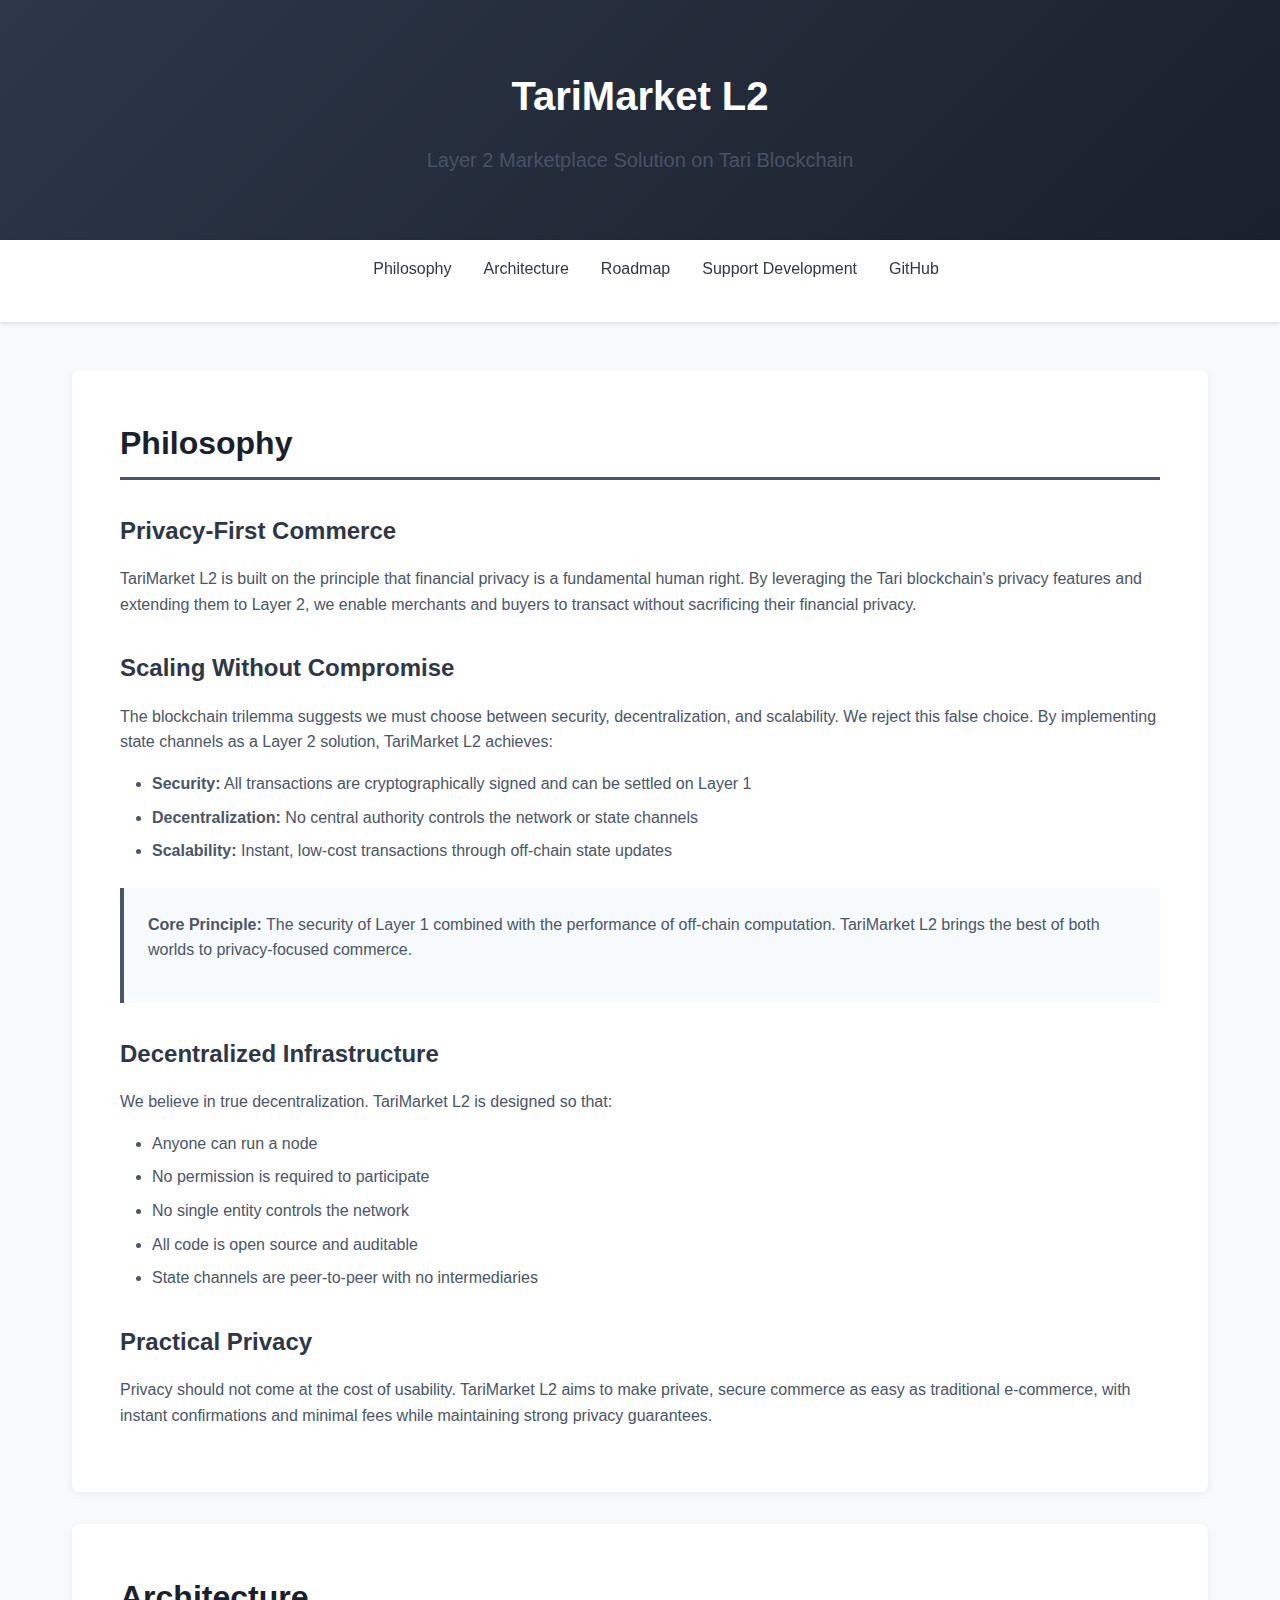
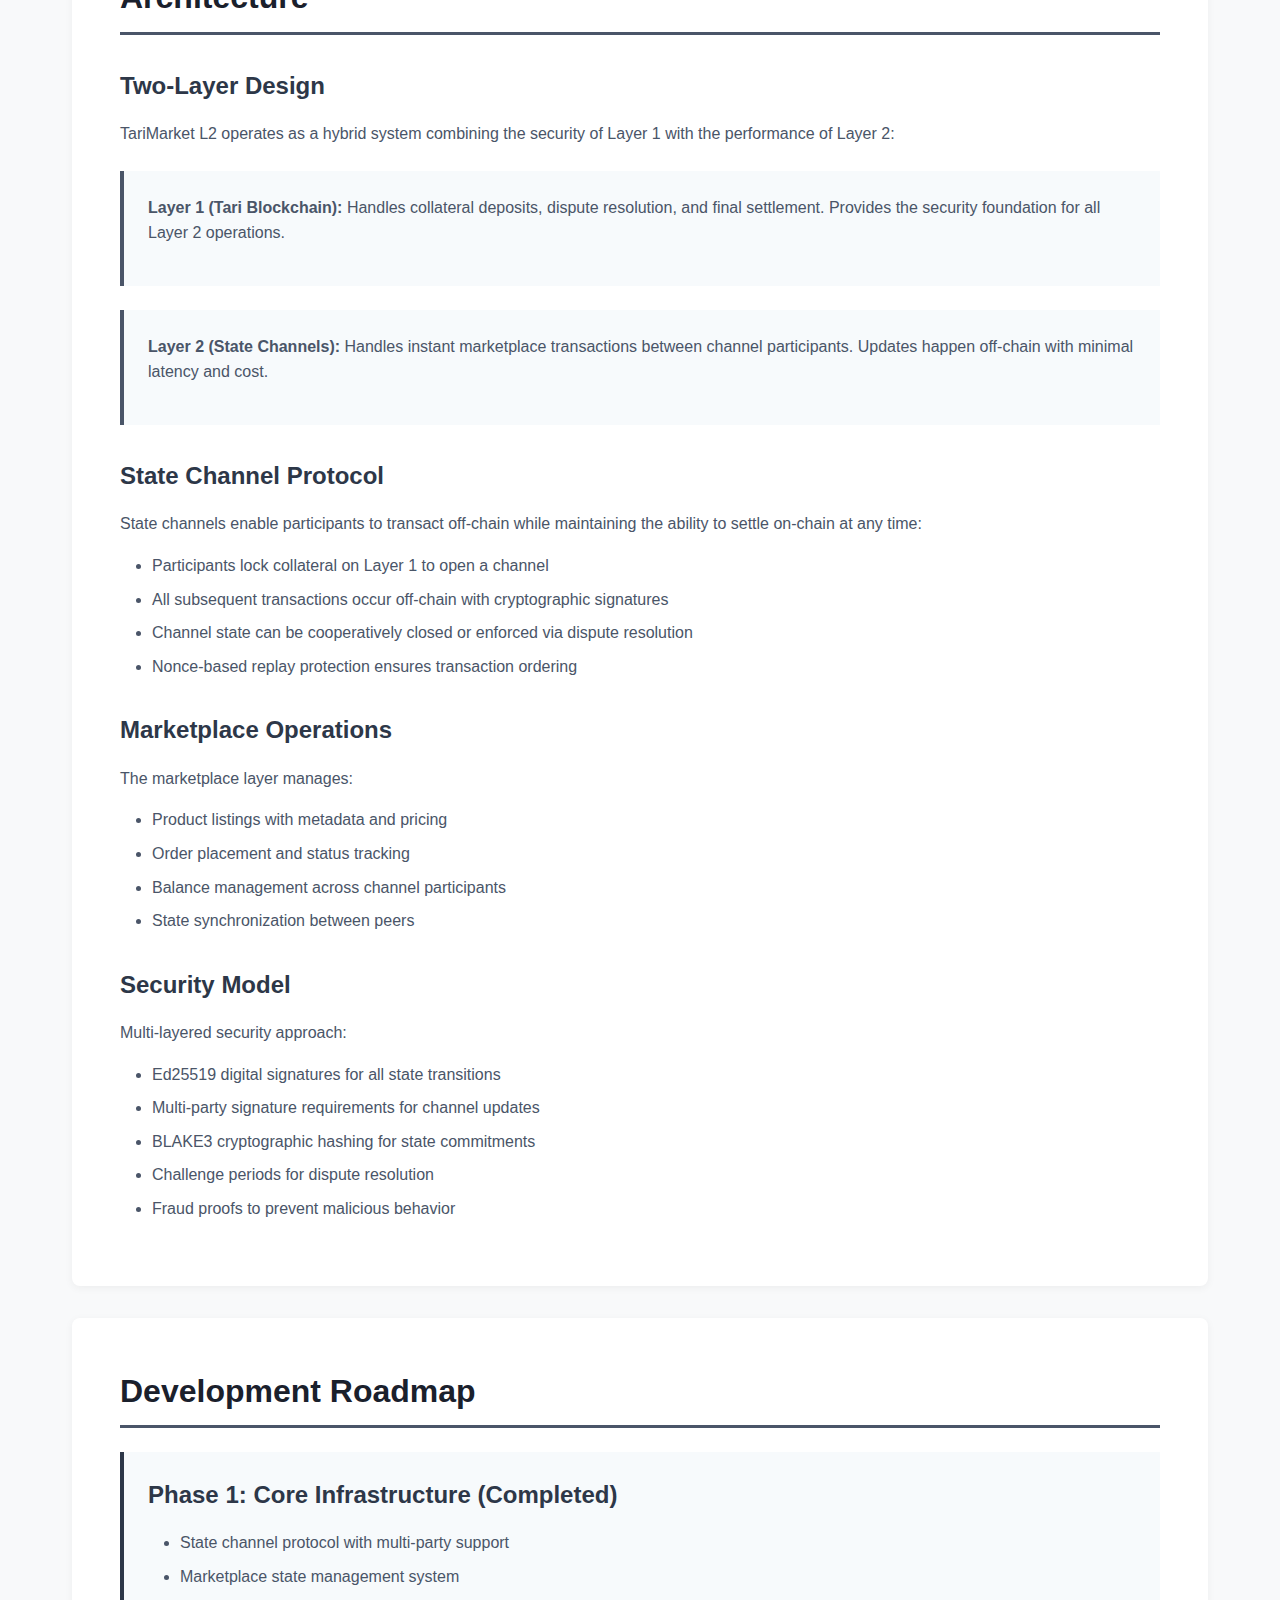
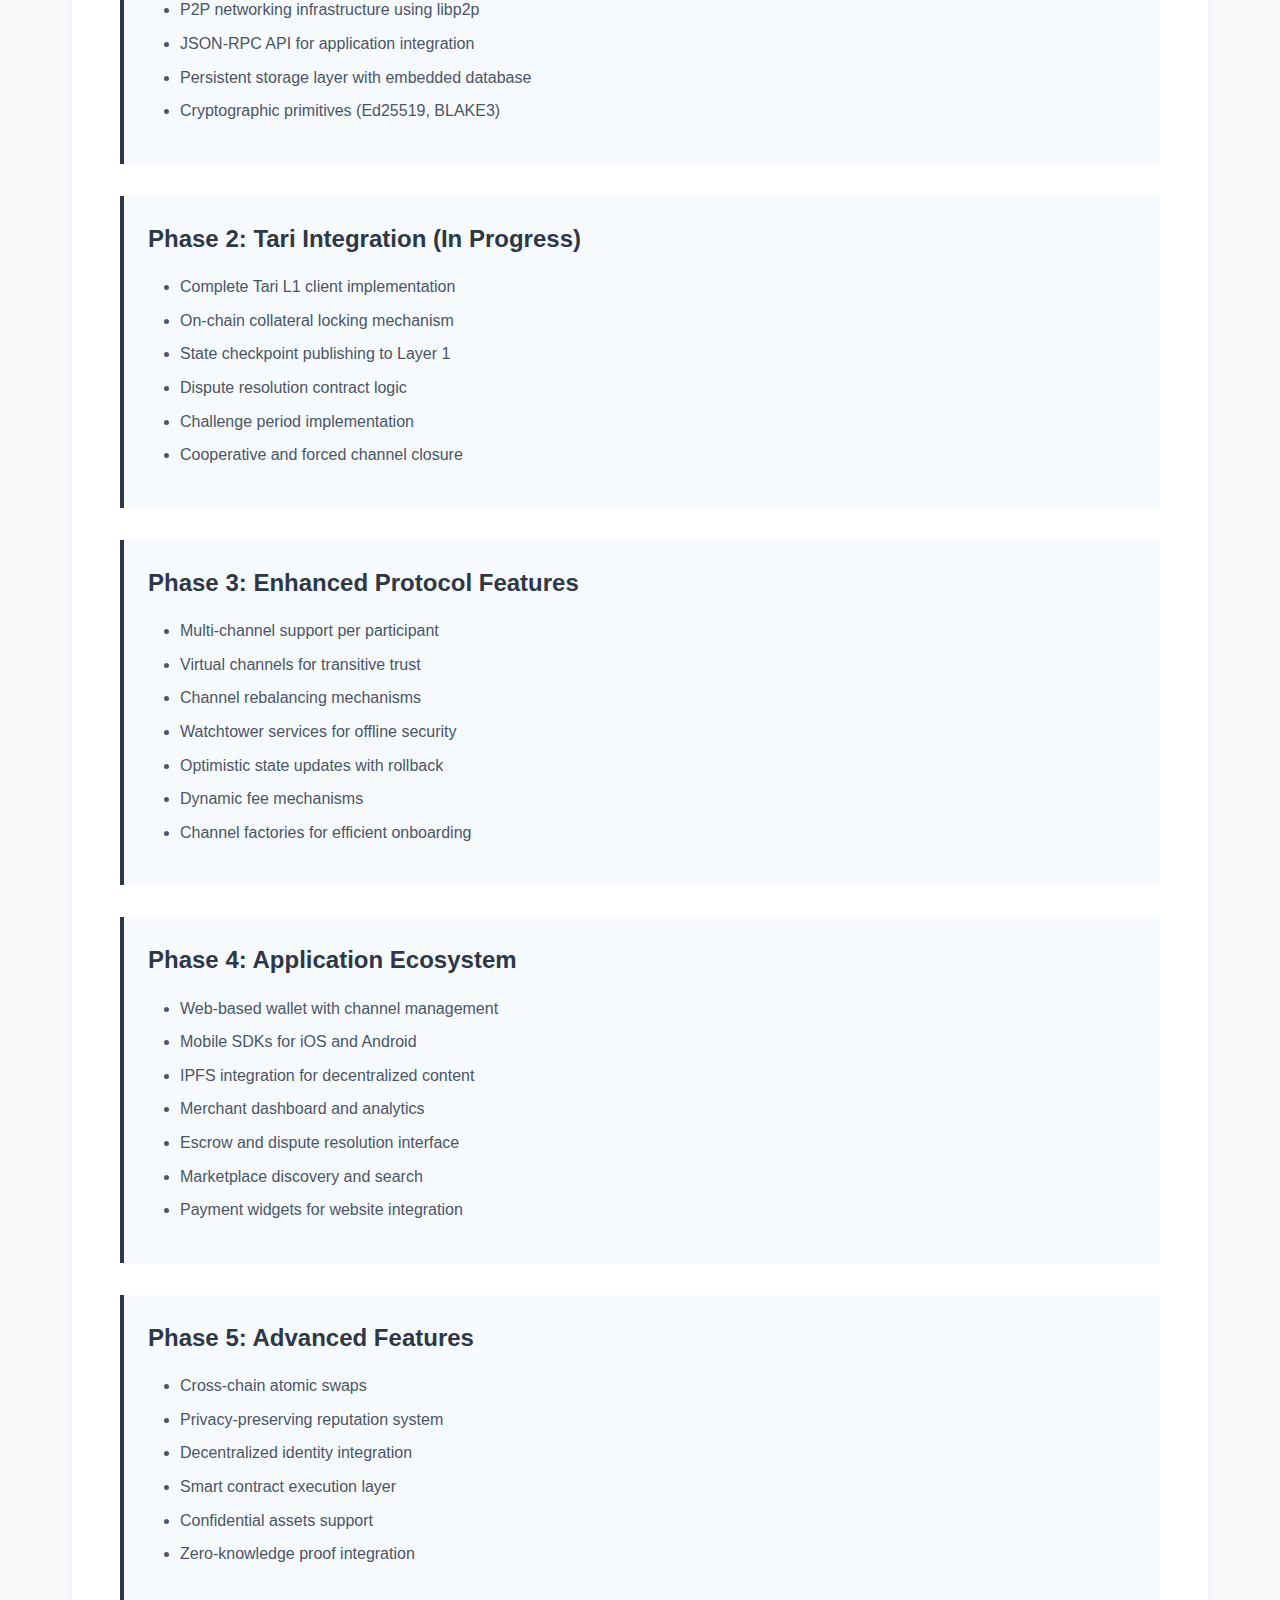
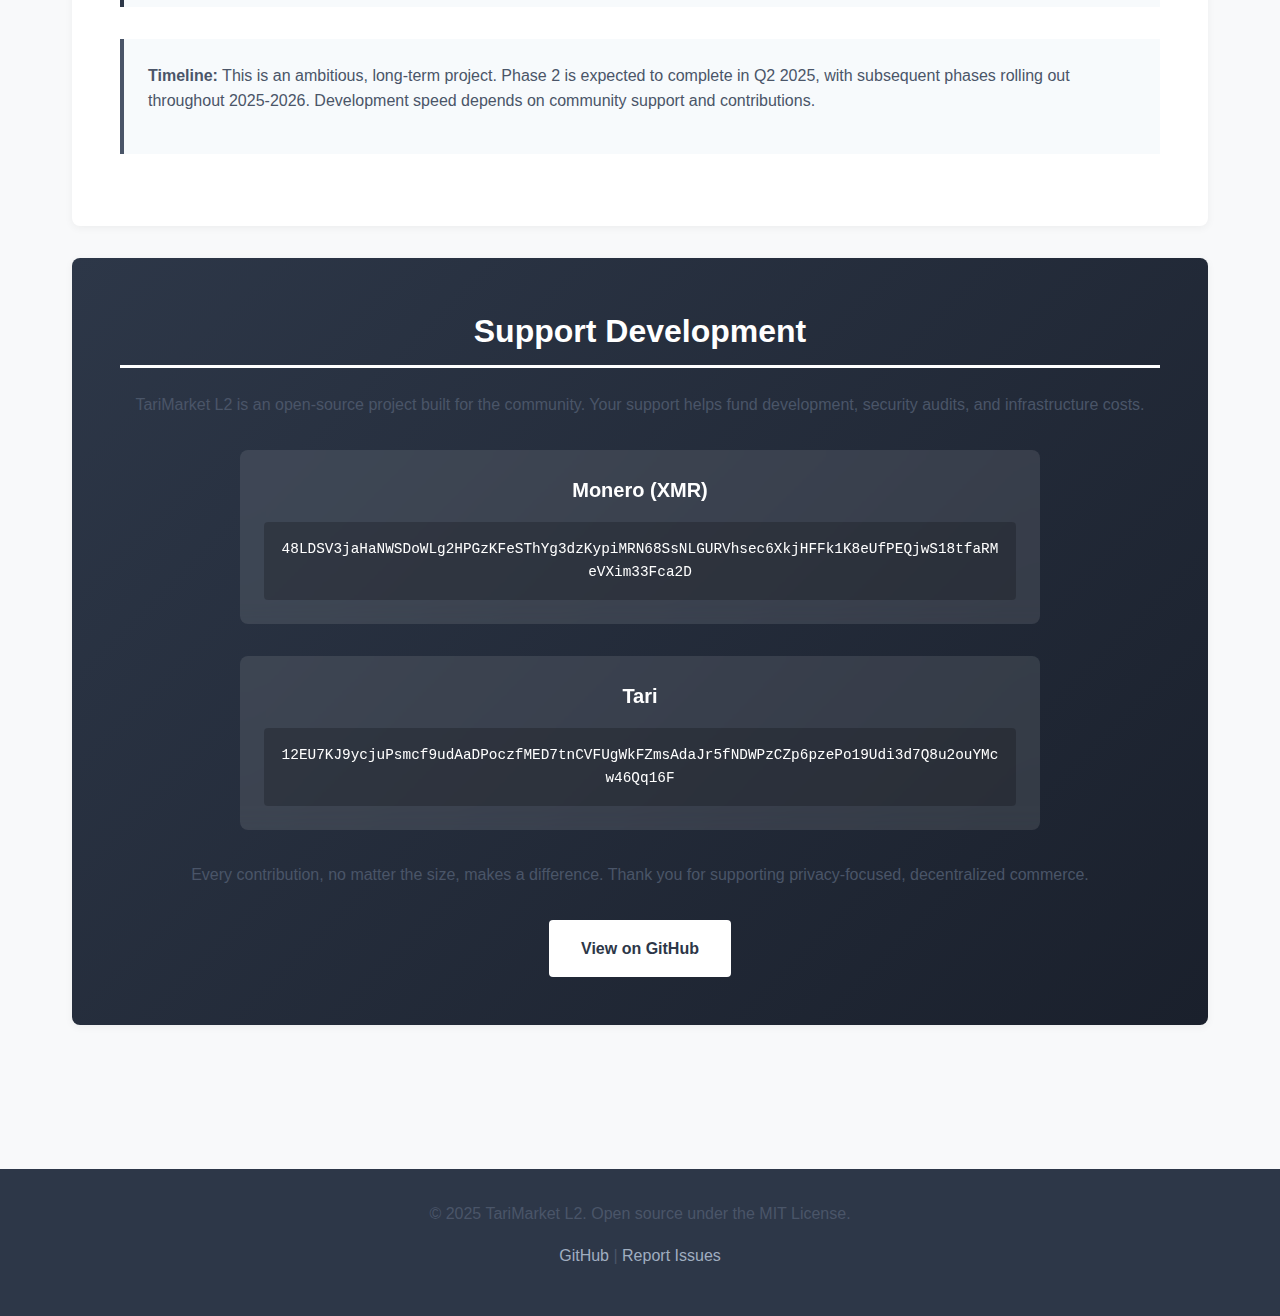
<file: docs/index.html>
<!DOCTYPE html>
<html lang="en">
<head>
    <meta charset="UTF-8">
    <meta name="viewport" content="width=device-width, initial-scale=1.0">
    <title>TariMarket L2 - Layer 2 Marketplace on Tari</title>
    <style>
        * {
            margin: 0;
            padding: 0;
            box-sizing: border-box;
        }

        body {
            font-family: -apple-system, BlinkMacSystemFont, 'Segoe UI', Roboto, Oxygen, Ubuntu, Cantarell, sans-serif;
            line-height: 1.6;
            color: #333;
            background: #f8f9fa;
        }

        header {
            background: linear-gradient(135deg, #2d3748 0%, #1a202c 100%);
            color: white;
            padding: 4rem 2rem;
            text-align: center;
        }

        header h1 {
            font-size: 2.5rem;
            margin-bottom: 1rem;
            font-weight: 700;
        }

        header p {
            font-size: 1.25rem;
            opacity: 0.95;
            max-width: 800px;
            margin: 0 auto;
        }

        nav {
            background: white;
            padding: 1rem 2rem;
            box-shadow: 0 2px 4px rgba(0,0,0,0.1);
            position: sticky;
            top: 0;
            z-index: 100;
        }

        nav ul {
            list-style: none;
            display: flex;
            justify-content: center;
            gap: 2rem;
            flex-wrap: wrap;
        }

        nav a {
            color: #2d3748;
            text-decoration: none;
            font-weight: 500;
            transition: color 0.3s;
        }

        nav a:hover {
            color: #1a202c;
        }

        .container {
            max-width: 1200px;
            margin: 0 auto;
            padding: 3rem 2rem;
        }

        section {
            background: white;
            margin-bottom: 2rem;
            padding: 3rem;
            border-radius: 8px;
            box-shadow: 0 2px 8px rgba(0,0,0,0.05);
        }

        h2 {
            font-size: 2rem;
            margin-bottom: 1.5rem;
            color: #1a202c;
            border-bottom: 3px solid #4a5568;
            padding-bottom: 0.5rem;
        }

        h3 {
            font-size: 1.5rem;
            margin: 2rem 0 1rem;
            color: #2d3748;
        }

        p {
            margin-bottom: 1rem;
            color: #4a5568;
        }

        ul {
            margin-left: 2rem;
            margin-bottom: 1rem;
        }

        li {
            margin-bottom: 0.5rem;
            color: #4a5568;
        }

        .highlight-box {
            background: #f7fafc;
            border-left: 4px solid #4a5568;
            padding: 1.5rem;
            margin: 1.5rem 0;
        }

        .roadmap-phase {
            margin-bottom: 2rem;
            padding: 1.5rem;
            border-left: 4px solid #2d3748;
            background: #f7fafc;
        }

        .roadmap-phase h3 {
            margin-top: 0;
            color: #2d3748;
        }

        .donation-section {
            background: linear-gradient(135deg, #2d3748 0%, #1a202c 100%);
            color: white;
            padding: 3rem;
            border-radius: 8px;
            text-align: center;
        }

        .donation-section h2 {
            color: white;
            border-bottom: 3px solid white;
        }

        .donation-addresses {
            display: grid;
            gap: 2rem;
            margin-top: 2rem;
            max-width: 800px;
            margin-left: auto;
            margin-right: auto;
        }

        .donation-address {
            background: rgba(255,255,255,0.1);
            padding: 1.5rem;
            border-radius: 8px;
            backdrop-filter: blur(10px);
        }

        .donation-address h3 {
            color: white;
            margin: 0 0 1rem 0;
            font-size: 1.25rem;
        }

        .address-code {
            background: rgba(0,0,0,0.2);
            padding: 1rem;
            border-radius: 4px;
            word-break: break-all;
            font-family: 'Courier New', monospace;
            font-size: 0.9rem;
            color: #fff;
        }

        .cta-button {
            display: inline-block;
            background: white;
            color: #2d3748;
            padding: 1rem 2rem;
            text-decoration: none;
            border-radius: 4px;
            font-weight: 600;
            margin-top: 1rem;
            transition: transform 0.2s, box-shadow 0.2s;
        }

        .cta-button:hover {
            transform: translateY(-2px);
            box-shadow: 0 4px 12px rgba(0,0,0,0.2);
        }

        footer {
            background: #2d3748;
            color: white;
            text-align: center;
            padding: 2rem;
            margin-top: 4rem;
        }

        footer a {
            color: #a0aec0;
            text-decoration: none;
        }

        footer a:hover {
            text-decoration: underline;
        }

        @media (max-width: 768px) {
            header h1 {
                font-size: 1.75rem;
            }

            header p {
                font-size: 1rem;
            }

            section {
                padding: 2rem 1.5rem;
            }

            nav ul {
                gap: 1rem;
            }
        }
    </style>
</head>
<body>
    <header>
        <h1>TariMarket L2</h1>
        <p>Layer 2 Marketplace Solution on Tari Blockchain</p>
    </header>

    <nav>
        <ul>
            <li><a href="#philosophy">Philosophy</a></li>
            <li><a href="#architecture">Architecture</a></li>
            <li><a href="#roadmap">Roadmap</a></li>
            <li><a href="#support">Support Development</a></li>
            <li><a href="https://github.com/NavtejDhillon/tari-l2">GitHub</a></li>
        </ul>
    </nav>

    <div class="container">
        <section id="philosophy">
            <h2>Philosophy</h2>

            <h3>Privacy-First Commerce</h3>
            <p>TariMarket L2 is built on the principle that financial privacy is a fundamental human right. By leveraging the Tari blockchain's privacy features and extending them to Layer 2, we enable merchants and buyers to transact without sacrificing their financial privacy.</p>

            <h3>Scaling Without Compromise</h3>
            <p>The blockchain trilemma suggests we must choose between security, decentralization, and scalability. We reject this false choice. By implementing state channels as a Layer 2 solution, TariMarket L2 achieves:</p>
            <ul>
                <li><strong>Security:</strong> All transactions are cryptographically signed and can be settled on Layer 1</li>
                <li><strong>Decentralization:</strong> No central authority controls the network or state channels</li>
                <li><strong>Scalability:</strong> Instant, low-cost transactions through off-chain state updates</li>
            </ul>

            <div class="highlight-box">
                <p><strong>Core Principle:</strong> The security of Layer 1 combined with the performance of off-chain computation. TariMarket L2 brings the best of both worlds to privacy-focused commerce.</p>
            </div>

            <h3>Decentralized Infrastructure</h3>
            <p>We believe in true decentralization. TariMarket L2 is designed so that:</p>
            <ul>
                <li>Anyone can run a node</li>
                <li>No permission is required to participate</li>
                <li>No single entity controls the network</li>
                <li>All code is open source and auditable</li>
                <li>State channels are peer-to-peer with no intermediaries</li>
            </ul>

            <h3>Practical Privacy</h3>
            <p>Privacy should not come at the cost of usability. TariMarket L2 aims to make private, secure commerce as easy as traditional e-commerce, with instant confirmations and minimal fees while maintaining strong privacy guarantees.</p>
        </section>

        <section id="architecture">
            <h2>Architecture</h2>

            <h3>Two-Layer Design</h3>
            <p>TariMarket L2 operates as a hybrid system combining the security of Layer 1 with the performance of Layer 2:</p>

            <div class="highlight-box">
                <p><strong>Layer 1 (Tari Blockchain):</strong> Handles collateral deposits, dispute resolution, and final settlement. Provides the security foundation for all Layer 2 operations.</p>
            </div>

            <div class="highlight-box">
                <p><strong>Layer 2 (State Channels):</strong> Handles instant marketplace transactions between channel participants. Updates happen off-chain with minimal latency and cost.</p>
            </div>

            <h3>State Channel Protocol</h3>
            <p>State channels enable participants to transact off-chain while maintaining the ability to settle on-chain at any time:</p>
            <ul>
                <li>Participants lock collateral on Layer 1 to open a channel</li>
                <li>All subsequent transactions occur off-chain with cryptographic signatures</li>
                <li>Channel state can be cooperatively closed or enforced via dispute resolution</li>
                <li>Nonce-based replay protection ensures transaction ordering</li>
            </ul>

            <h3>Marketplace Operations</h3>
            <p>The marketplace layer manages:</p>
            <ul>
                <li>Product listings with metadata and pricing</li>
                <li>Order placement and status tracking</li>
                <li>Balance management across channel participants</li>
                <li>State synchronization between peers</li>
            </ul>

            <h3>Security Model</h3>
            <p>Multi-layered security approach:</p>
            <ul>
                <li>Ed25519 digital signatures for all state transitions</li>
                <li>Multi-party signature requirements for channel updates</li>
                <li>BLAKE3 cryptographic hashing for state commitments</li>
                <li>Challenge periods for dispute resolution</li>
                <li>Fraud proofs to prevent malicious behavior</li>
            </ul>
        </section>

        <section id="roadmap">
            <h2>Development Roadmap</h2>

            <div class="roadmap-phase">
                <h3>Phase 1: Core Infrastructure (Completed)</h3>
                <ul>
                    <li>State channel protocol with multi-party support</li>
                    <li>Marketplace state management system</li>
                    <li>P2P networking infrastructure using libp2p</li>
                    <li>JSON-RPC API for application integration</li>
                    <li>Persistent storage layer with embedded database</li>
                    <li>Cryptographic primitives (Ed25519, BLAKE3)</li>
                </ul>
            </div>

            <div class="roadmap-phase">
                <h3>Phase 2: Tari Integration (In Progress)</h3>
                <ul>
                    <li>Complete Tari L1 client implementation</li>
                    <li>On-chain collateral locking mechanism</li>
                    <li>State checkpoint publishing to Layer 1</li>
                    <li>Dispute resolution contract logic</li>
                    <li>Challenge period implementation</li>
                    <li>Cooperative and forced channel closure</li>
                </ul>
            </div>

            <div class="roadmap-phase">
                <h3>Phase 3: Enhanced Protocol Features</h3>
                <ul>
                    <li>Multi-channel support per participant</li>
                    <li>Virtual channels for transitive trust</li>
                    <li>Channel rebalancing mechanisms</li>
                    <li>Watchtower services for offline security</li>
                    <li>Optimistic state updates with rollback</li>
                    <li>Dynamic fee mechanisms</li>
                    <li>Channel factories for efficient onboarding</li>
                </ul>
            </div>

            <div class="roadmap-phase">
                <h3>Phase 4: Application Ecosystem</h3>
                <ul>
                    <li>Web-based wallet with channel management</li>
                    <li>Mobile SDKs for iOS and Android</li>
                    <li>IPFS integration for decentralized content</li>
                    <li>Merchant dashboard and analytics</li>
                    <li>Escrow and dispute resolution interface</li>
                    <li>Marketplace discovery and search</li>
                    <li>Payment widgets for website integration</li>
                </ul>
            </div>

            <div class="roadmap-phase">
                <h3>Phase 5: Advanced Features</h3>
                <ul>
                    <li>Cross-chain atomic swaps</li>
                    <li>Privacy-preserving reputation system</li>
                    <li>Decentralized identity integration</li>
                    <li>Smart contract execution layer</li>
                    <li>Confidential assets support</li>
                    <li>Zero-knowledge proof integration</li>
                </ul>
            </div>

            <div class="highlight-box">
                <p><strong>Timeline:</strong> This is an ambitious, long-term project. Phase 2 is expected to complete in Q2 2025, with subsequent phases rolling out throughout 2025-2026. Development speed depends on community support and contributions.</p>
            </div>
        </section>

        <section id="support" class="donation-section">
            <h2>Support Development</h2>
            <p>TariMarket L2 is an open-source project built for the community. Your support helps fund development, security audits, and infrastructure costs.</p>

            <div class="donation-addresses">
                <div class="donation-address">
                    <h3>Monero (XMR)</h3>
                    <div class="address-code">48LDSV3jaHaNWSDoWLg2HPGzKFeSThYg3dzKypiMRN68SsNLGURVhsec6XkjHFFk1K8eUfPEQjwS18tfaRMeVXim33Fca2D</div>
                </div>
                <div class="donation-address">
                    <h3>Tari</h3>
                    <div class="address-code">12EU7KJ9ycjuPsmcf9udAaDPoczfMED7tnCVFUgWkFZmsAdaJr5fNDWPzCZp6pzePo19Udi3d7Q8u2ouYMcw46Qq16F</div>
                </div>
            </div>

            <p style="margin-top: 2rem;">Every contribution, no matter the size, makes a difference. Thank you for supporting privacy-focused, decentralized commerce.</p>

            <a href="https://github.com/NavtejDhillon/tari-l2" class="cta-button">View on GitHub</a>
        </section>
    </div>

    <footer>
        <p>&copy; 2025 TariMarket L2. Open source under the MIT License.</p>
        <p><a href="https://github.com/NavtejDhillon/tari-l2">GitHub</a> | <a href="https://github.com/NavtejDhillon/tari-l2/issues">Report Issues</a></p>
    </footer>
</body>
</html>
</file>
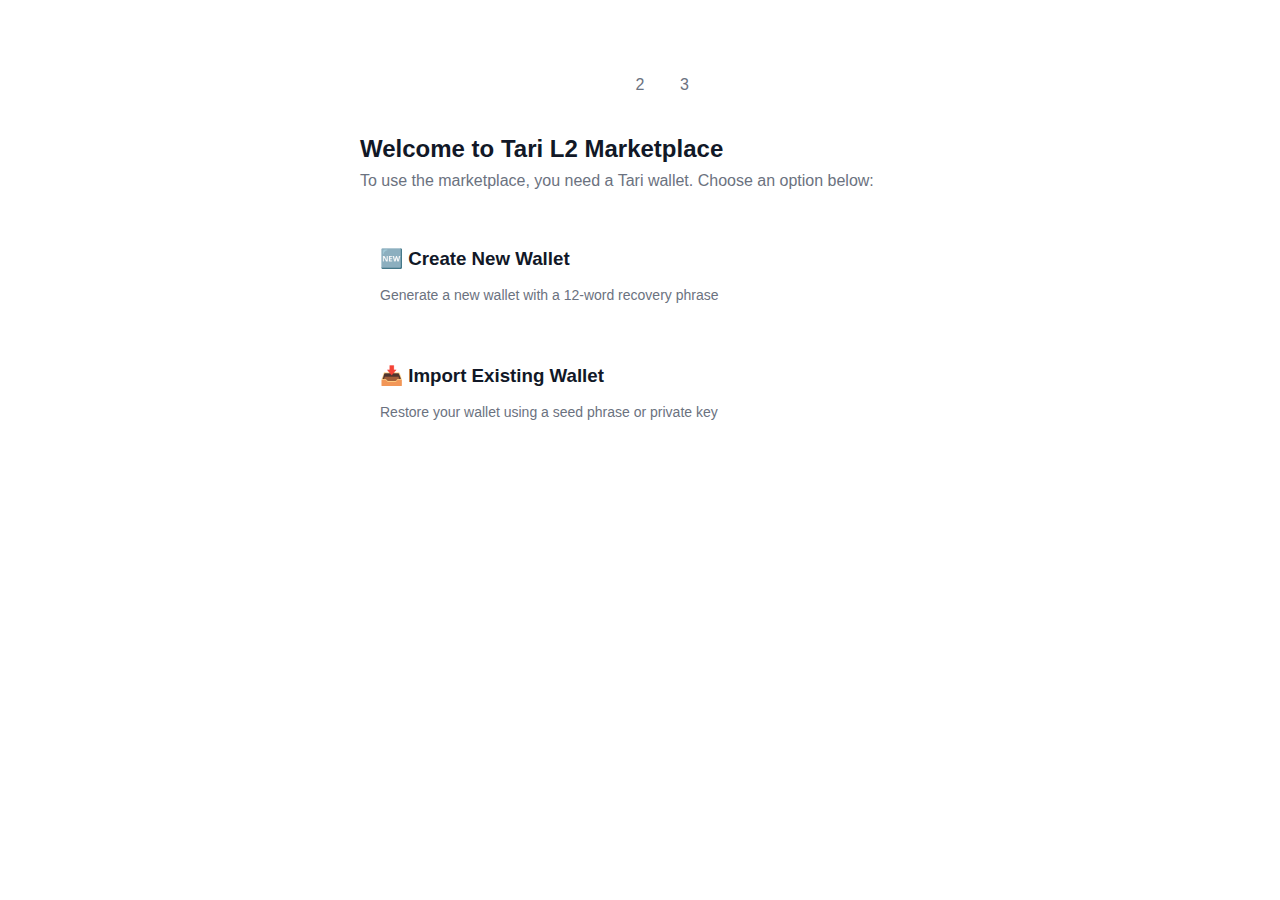
<file: web/index.html>
<!DOCTYPE html>
<html lang="en">
<head>
    <meta charset="UTF-8">
    <meta name="viewport" content="width=device-width, initial-scale=1.0">
    <title>Tari L2 Marketplace</title>
    <link rel="stylesheet" href="style.css?v=1759811011">
</head>
<body>
    <!-- Header -->
    <header class="header">
        <div class="container">
            <div class="header-content">
                <div class="header-left">
                    <h1 class="logo">⚡ Tari L2 Marketplace</h1>
                    <div class="node-pubkey" id="nodePubkey">
                        <span class="label">Node:</span>
                        <span class="pubkey-text">Connecting...</span>
                    </div>
                </div>
                <div class="header-right">
                    <div class="balance-display" id="balanceDisplay">
                        <div class="balance-label">Balance</div>
                        <div class="balance-amount" id="balanceAmount">
                            <span class="loading-text">Loading...</span>
                        </div>
                    </div>
                    <div class="wallet-info" onclick="showWalletDetails()" style="cursor: pointer; margin-right: 15px;">
                        <span style="font-size: 14px; color: var(--text-secondary);">👛</span>
                        <span id="walletAddress" style="font-family: monospace; font-size: 13px;">Loading...</span>
                    </div>
                    <div class="status-indicators">
                        <div class="status-item" id="nodeStatus">
                            <div class="status-dot disconnected"></div>
                            <span class="status-label">Node</span>
                        </div>
                        <div class="status-item" id="l1Status">
                            <div class="status-dot disconnected"></div>
                            <span class="status-label">L1</span>
                        </div>
                        <div class="network-badge" id="networkBadge">
                            <span>Esmeralda</span>
                        </div>
                    </div>
                    <button class="theme-toggle" id="themeToggle" title="Toggle theme">
                        <span class="theme-icon">🌙</span>
                    </button>
                </div>
            </div>
        </div>
    </header>

    <!-- Main Content -->
    <main class="main-content">
        <div class="container">
            <!-- Quick Actions Panel -->
            <div class="quick-actions">
                <h3>⚡ Quick Actions</h3>
                <div class="quick-actions-grid">
                    <button class="quick-btn" id="quickCreateChannel">
                        <span class="btn-icon">🔗</span>
                        Create Test Channel
                    </button>
                    <button class="quick-btn" id="quickCreateListing">
                        <span class="btn-icon">📦</span>
                        Create Test Listing
                    </button>
                    <button class="quick-btn" id="quickRefresh">
                        <span class="btn-icon">🔄</span>
                        Refresh All Data
                    </button>
                    <button class="quick-btn" onclick="openProfileModal()">
                        <span class="btn-icon">👤</span>
                        Edit Profile
                    </button>
                    <button class="quick-btn" onclick="exportWallet()">
                        <span class="btn-icon">💾</span>
                        Export Wallet
                    </button>
                    <button class="quick-btn" onclick="logoutWallet()">
                        <span class="btn-icon">🚪</span>
                        Logout
                    </button>
                    <button class="quick-btn" id="quickClearConsole">
                        <span class="btn-icon">🗑️</span>
                        Clear Console
                    </button>
                </div>
            </div>

            <!-- Navigation Tabs -->
            <nav class="tabs">
                <button class="tab-btn active" data-tab="channels">State Channels</button>
                <button class="tab-btn" data-tab="marketplace">Marketplace</button>
                <button class="tab-btn" data-tab="orders">Orders</button>
                <button class="tab-btn" data-tab="debug">Debug/Testing</button>
            </nav>

            <!-- Tab Content -->
            <div class="tab-content">

                <!-- State Channels Tab -->
                <div class="tab-pane active" id="channels-tab">
                    <div class="section-grid">
                        <!-- Create Channel Form -->
                        <div class="card">
                            <h2 class="card-title">Create State Channel</h2>
                            <form id="createChannelForm" class="form">
                                <div class="form-group">
                                    <label>Participant 1 Public Key</label>
                                    <div class="input-group">
                                        <input type="text" id="participant1" class="form-input" placeholder="64-character hex string" pattern="[0-9a-fA-F]{64}" required>
                                        <button type="button" class="btn-secondary btn-sm" id="genKey1">Generate</button>
                                    </div>
                                </div>
                                <div class="form-group">
                                    <label>Participant 2 Public Key</label>
                                    <div class="input-group">
                                        <input type="text" id="participant2" class="form-input" placeholder="64-character hex string" pattern="[0-9a-fA-F]{64}" required>
                                        <button type="button" class="btn-secondary btn-sm" id="genKey2">Generate</button>
                                    </div>
                                </div>
                                <div class="form-group">
                                    <label>Collateral Amount (XTM)</label>
                                    <input type="number" id="collateral" class="form-input" placeholder="1000000" min="0" step="1" required>
                                </div>
                                <button type="submit" class="btn-primary">Create Channel</button>
                            </form>
                        </div>

                        <!-- Channels List -->
                        <div class="card">
                            <div class="card-header">
                                <h2 class="card-title">Active Channels</h2>
                                <button class="btn-icon-only" id="refreshChannels" title="Refresh">🔄</button>
                            </div>
                            <div id="channelsList" class="items-list">
                                <div class="loading">Loading channels...</div>
                            </div>
                        </div>
                    </div>
                </div>

                <!-- Marketplace Tab -->
                <div class="tab-pane" id="marketplace-tab">
                    <!-- Marketplace Header -->
                    <div class="marketplace-header">
                        <div class="marketplace-toolbar">
                            <div class="marketplace-search">
                                <input type="text" id="searchListings" class="search-input" placeholder="🔍 Search marketplace...">
                            </div>
                            <div class="marketplace-actions">
                                <button class="btn-primary" onclick="openCreateListingModal()">
                                    <span>+ Create Listing</span>
                                </button>
                                <button class="btn-icon-only" id="refreshListings" title="Refresh">🔄</button>
                            </div>
                        </div>

                        <!-- Category Filters -->
                        <div class="category-filters">
                            <button class="category-btn active" data-category="all">All Items</button>
                            <button class="category-btn" data-category="electronics">Electronics</button>
                            <button class="category-btn" data-category="clothing">Clothing</button>
                            <button class="category-btn" data-category="books">Books</button>
                            <button class="category-btn" data-category="services">Services</button>
                            <button class="category-btn" data-category="digital">Digital Goods</button>
                            <button class="category-btn" data-category="other">Other</button>
                        </div>
                    </div>

                    <!-- Listings Grid -->
                    <div id="listingsList" class="marketplace-grid">
                        <div class="loading">Loading listings...</div>
                    </div>
                </div>

                <!-- Orders Tab -->
                <div class="tab-pane" id="orders-tab">
                    <div class="card">
                        <div class="card-header">
                            <h2 class="card-title">All Orders</h2>
                            <button class="btn-icon-only" id="refreshOrders" title="Refresh">🔄</button>
                        </div>
                        <div id="ordersList" class="items-list">
                            <div class="loading">Loading orders...</div>
                        </div>
                    </div>
                </div>

                <!-- Debug Tab -->
                <div class="tab-pane" id="debug-tab">
                    <div class="section-grid">
                        <!-- Raw RPC Interface -->
                        <div class="card">
                            <h2 class="card-title">Raw RPC Interface</h2>
                            <form id="rpcForm" class="form">
                                <div class="form-group">
                                    <label>RPC Method</label>
                                    <select id="rpcMethod" class="form-input" required>
                                        <option value="">Select method</option>
                                        <option value="get_node_info">get_node_info</option>
                                        <option value="get_l1_status">get_l1_status</option>
                                        <option value="list_channels">list_channels</option>
                                        <option value="create_channel">create_channel</option>
                                        <option value="get_channel_info">get_channel_info</option>
                                        <option value="transfer_in_channel">transfer_in_channel</option>
                                        <option value="close_channel">close_channel</option>
                                        <option value="create_listing">create_listing</option>
                                        <option value="get_listings">get_listings</option>
                                        <option value="create_order">create_order</option>
                                        <option value="get_orders">get_orders</option>
                                        <option value="update_order_status">update_order_status</option>
                                    </select>
                                </div>
                                <div class="form-group">
                                    <label>Parameters (JSON)</label>
                                    <textarea id="rpcParams" class="form-input code-input" rows="6" placeholder='{"param1": "value1"}'>{}</textarea>
                                </div>
                                <button type="submit" class="btn-primary">Execute RPC Call</button>
                            </form>
                                <button class="btn-secondary" id="myListingsBtn" onclick="toggleMyListings()" style="margin-right: 10px;">My Listings</button>
                            <div class="form-group">
                                <label>Response</label>
                                <pre id="rpcResponse" class="code-output">No response yet</pre>
                            </div>
                        </div>

                        <!-- Test Data Generator -->
                        <div class="card">
                            <h2 class="card-title">Test Data Generator</h2>
                            <div class="test-actions">
                                <button class="btn-secondary" id="genKeypair">Generate Keypair</button>
                                <button class="btn-secondary" id="genMultipleChannels">Create 5 Test Channels</button>
                                <button class="btn-secondary" id="genMultipleListings">Create 10 Test Listings</button>
                                <button class="btn-secondary" id="genTestOrder">Create Test Order</button>
                            </div>
                            <div class="form-group">
                                <label>Generated Output</label>
                                <pre id="testOutput" class="code-output">No data generated yet</pre>
                            </div>
                        </div>

                        <!-- RPC Console -->
                        <div class="card full-width">
                            <div class="card-header">
                                <h2 class="card-title">RPC Console Log</h2>
                                <div>
                                    <label class="checkbox-label">
                                        <input type="checkbox" id="autoScroll" checked>
                                        Auto-scroll
                                    </label>
                                    <button class="btn-icon-only" id="clearConsole" title="Clear">🗑️</button>
                                </div>
                            </div>
                            <div id="consoleLog" class="console-log"></div>
                        </div>
                    </div>
                </div>
            </div>
        </div>
    </main>

    <!-- Toast Notifications Container -->
    <div id="toastContainer" class="toast-container"></div>

    <!-- Loading Overlay -->
    <div id="loadingOverlay" class="loading-overlay hidden">
        <div class="spinner"></div>
        <p>Processing...</p>
    </div>

    <!-- Profile Edit Modal -->
    <div id="profileModal" class="modal" style="display: none;">
        <div class="modal-content">
            <div class="modal-header">
                <h2>Edit Profile</h2>
                <button class="modal-close" onclick="closeProfileModal()">&times;</button>
            </div>
            <div class="modal-body">
                <form id="profileEditForm">
                    <div class="form-group">
                        <label>Display Name *</label>
                        <input type="text" id="editProfileName" class="form-input" placeholder="Your name" required>
                    </div>
                    <div class="form-group">
                        <label>Location</label>
                        <input type="text" id="editProfileLocation" class="form-input" placeholder="City, Country">
                    </div>
                    <div class="form-group">
                        <label>Bio</label>
                        <textarea id="editProfileBio" class="form-input" rows="3" placeholder="Tell us about yourself..."></textarea>
                    </div>
                    <div class="form-group">
                        <label>Email</label>
                        <input type="email" id="editProfileEmail" class="form-input" placeholder="your@email.com">
                    </div>
                    <div class="wallet-info-item">
                        <label>Wallet Address (Emoji Format)</label>
                        <div class="value" id="profileWalletAddress" style="background: var(--bg-color); padding: 10px; border-radius: 4px; font-family: monospace; font-size: 20px;">
                        </div>
                    </div>
                    <div class="wallet-info-item">
                        <label>Wallet Address (Hex Format)</label>
                        <div class="value" id="profileWalletAddressHex" style="background: var(--bg-color); padding: 10px; border-radius: 4px; font-family: monospace; font-size: 11px; word-break: break-all;">
                        </div>
                    </div>
                </form>
            </div>
            <div class="modal-footer">
                <button class="btn-secondary" onclick="closeProfileModal()">Cancel</button>
                <button class="btn-primary" onclick="saveProfile()">Save Changes</button>
            </div>
        </div>
    </div>

    <!-- Create Listing Modal -->
    <div id="createListingModal" class="modal" style="display: none;">
        <div class="modal-content">
            <div class="modal-header">
                <h2>Create New Listing</h2>
                <button class="modal-close" onclick="closeCreateListingModal()">&times;</button>
            </div>
            <div class="modal-body">
                <form id="createListingForm" class="form">
                    <div class="form-group">
                        <label>Selling as</label>
                        <div class="value" style="background: var(--bg-secondary); padding: 10px; border-radius: 4px; font-family: monospace; font-size: 0.875rem;" id="sellerDisplay">
                            Loading...
                        </div>
                        <small class="form-hint" style="color: var(--text-secondary); font-size: 0.75rem;">Listings are automatically tied to your wallet</small>
                    </div>
                    <div class="form-group">
                        <label>Title *</label>
                        <input type="text" id="listingTitle" class="form-input" placeholder="Product name" required>
                    </div>
                    <div class="form-group">
                        <label>Description *</label>
                        <textarea id="listingDescription" class="form-input" rows="4" placeholder="Describe your product..." required></textarea>
                    </div>
                    <div class="form-group">
                        <label>Price (XTM) *</label>
                        <input type="number" id="listingPrice" class="form-input" placeholder="100000" min="0" step="1" required>
                    </div>
                    <div class="form-group">
                        <label>Category *</label>
                        <select id="listingCategory" class="form-input" required>
                            <option value="">Select category</option>
                            <option value="electronics">Electronics</option>
                            <option value="clothing">Clothing</option>
                            <option value="books">Books</option>
                            <option value="services">Services</option>
                            <option value="digital">Digital Goods</option>
                            <option value="other">Other</option>
                        </select>
                    </div>
                    <div class="form-group">
                        <label>Image URL (optional)</label>
                        <input type="url" id="listingImageUrl" class="form-input" placeholder="https://example.com/image.jpg">
                        <small class="form-hint" style="color: var(--text-secondary); font-size: 0.75rem;">Direct link to your product image</small>
                    </div>
                    <div class="form-group">
                        <label>Or Upload Image (optional)</label>
                        <input type="file" id="listingImageFile" class="form-input" accept="image/*" style="padding: 8px;">
                        <small class="form-hint" style="color: var(--text-secondary); font-size: 0.75rem;">Upload to IPFS (coming soon)</small>
                    </div>
                    <div class="form-group">
                        <label>Condition *</label>
                        <select id="listingCondition" class="form-input" required>
                            <option value="new">New</option>
                            <option value="used">Used - Like New</option>
                            <option value="refurbished">Refurbished</option>
                        </select>
                    </div>
                    <div class="form-group">
                        <label>Quantity in Stock *</label>
                        <input type="number" id="listingQuantity" class="form-input" value="1" min="1" required>
                    </div>
                    <div class="form-group">
                        <label>SKU (optional)</label>
                        <input type="text" id="listingSku" class="form-input" placeholder="Product SKU">
                    </div>
                    <div class="form-group">
                        <label>Shipping Options</label>
                        <div id="shippingOptions">
                            <div style="display: grid; grid-template-columns: 2fr 1fr 1fr auto; gap: 8px; align-items: center; margin-bottom: 8px;">
                                <input type="text" class="form-input" placeholder="Method (e.g., Standard)" value="Standard">
                                <input type="number" class="form-input" placeholder="Cost (XTM)" value="5000">
                                <input type="number" class="form-input" placeholder="Days" value="7">
                                <button type="button" class="btn-secondary btn-sm" onclick="addShippingOption()">+</button>
                            </div>
                        </div>
                    </div>

                </form>
            </div>
            <div class="modal-footer">
                <button class="btn-secondary" onclick="closeCreateListingModal()">Cancel</button>
                <button class="btn-primary" onclick="submitCreateListing()">Create Listing</button>
            </div>
        </div>
    </div>

    <!-- Scripts -->
    <script src="test-data.js?v=1759811011"></script>
    <script src="app.js?v=1759815494"></script>

    <!-- Item Detail Modal -->
    <div id="itemDetailModal" class="modal" style="display: none;">
        <div class="modal-content" style="max-width: 900px;">
            <div class="modal-header">
                <h2 id="detailTitle">Item Details</h2>
                <button class="modal-close" onclick="closeItemDetailModal()">&times;</button>
            </div>
            <div class="modal-body">
                <div style="display: grid; grid-template-columns: 1fr 1fr; gap: 30px;">
                    <div>
                        <div id="detailMainImage" style="width: 100%; height: 300px; background: var(--bg-secondary); border-radius: 8px; display: flex; align-items: center; justify-content: center; font-size: 64px; overflow: hidden; margin-bottom: 10px;">📦</div>
                        <div id="detailThumbnails" style="display: flex; gap: 8px; overflow-x: auto;"></div>
                    </div>
                    <div>
                        <div class="form-group">
                            <div id="detailPrice" style="font-size: 28px; font-weight: bold; color: var(--primary-color);"></div>
                        </div>
                        <div class="form-group">
                            <label>Condition:</label>
                            <span id="detailCondition" style="padding: 4px 12px; background: var(--bg-secondary); border-radius: 4px;"></span>
                        </div>
                        <div class="form-group">
                            <label>In Stock:</label>
                            <span id="detailQuantity" style="font-weight: bold;"></span>
                        </div>
                        <div class="form-group">
                            <label>Category:</label>
                            <span id="detailCategory"></span>
                        </div>
                    </div>
                </div>
                <div class="form-group" style="margin-top: 20px;">
                    <label>Description</label>
                    <div id="detailDescription" style="background: var(--bg-secondary); padding: 15px; border-radius: 4px;"></div>
                </div>
                <div class="form-group">
                    <label>Shipping Options</label>
                    <div id="detailShipping"></div>
                </div>
                <div style="padding: 20px; background: var(--bg-secondary); border-radius: 8px; margin-top: 20px;">
                    <h3 style="margin-top: 0;">Place Order</h3>
                    <select id="orderShipping" class="form-input" style="margin-bottom: 10px;"><option value="">Choose shipping...</option></select>
                    <input type="number" id="orderQuantity" class="form-input" value="1" min="1" style="margin-bottom: 10px;" placeholder="Quantity">
                    <div id="orderTotal" style="font-size: 20px; font-weight: bold; margin: 10px 0;"></div>
                </div>
            </div>
            <div class="modal-footer">
                <button class="btn-secondary" onclick="closeItemDetailModal()">Close</button>
                <button class="btn-primary" onclick="submitOrder()">Place Order</button>
            </div>
        </div>
    </div>

</body>
</html>
</file>
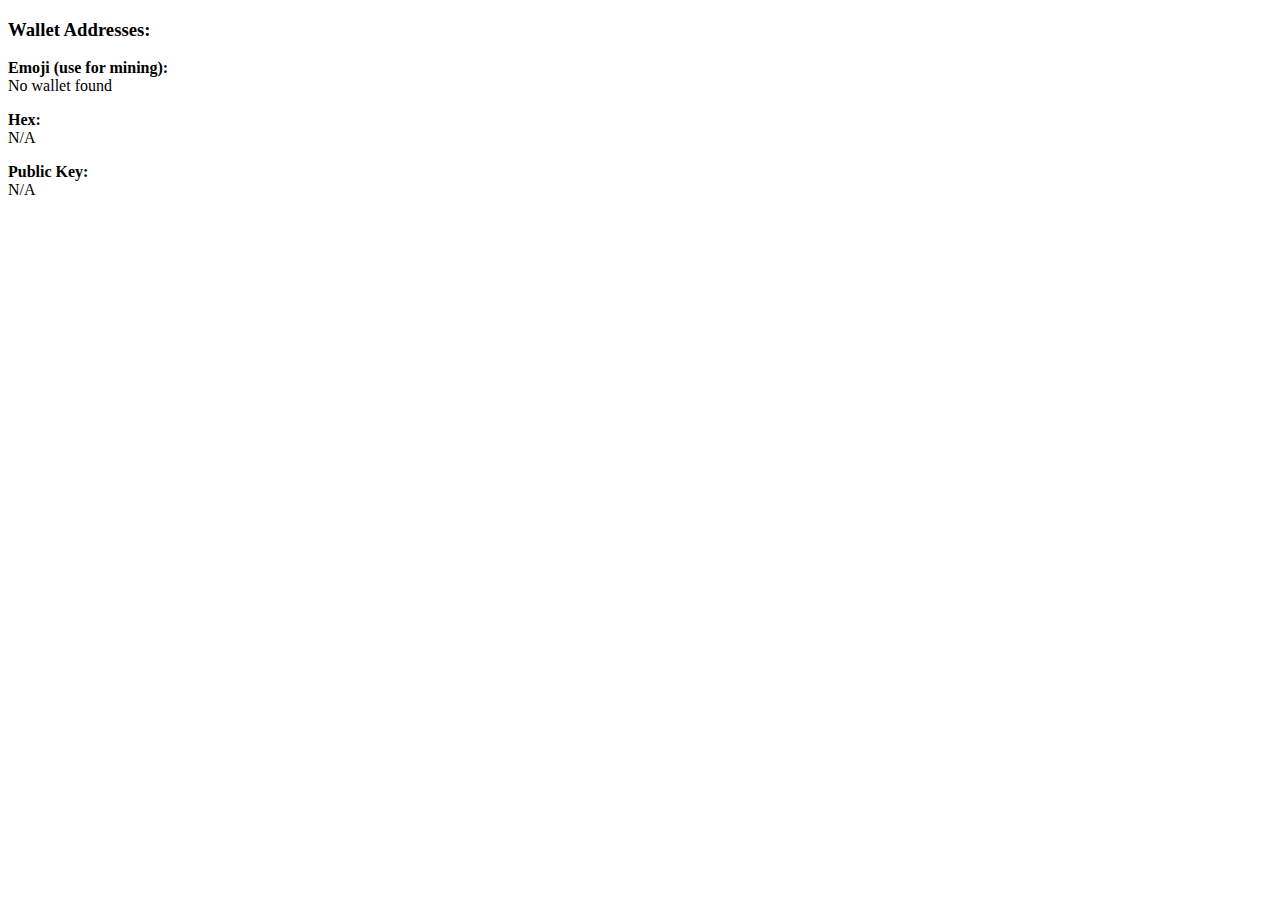
<file: web/check_wallet.html>
<!DOCTYPE html>
<html>
<body>
<script>
const wallet = JSON.parse(localStorage.getItem('tari_wallet') || '{}');
console.log('Emoji Address:', wallet.address);
console.log('Hex Address:', wallet.address_hex);
console.log('Public Key:', wallet.public_key);
document.write('<h3>Wallet Addresses:</h3>');
document.write('<p><strong>Emoji (use for mining):</strong><br>' + (wallet.address || 'No wallet found') + '</p>');
document.write('<p><strong>Hex:</strong><br>' + (wallet.address_hex || 'N/A') + '</p>');
document.write('<p><strong>Public Key:</strong><br>' + (wallet.public_key || 'N/A') + '</p>');
</script>
</body>
</html>
</file>
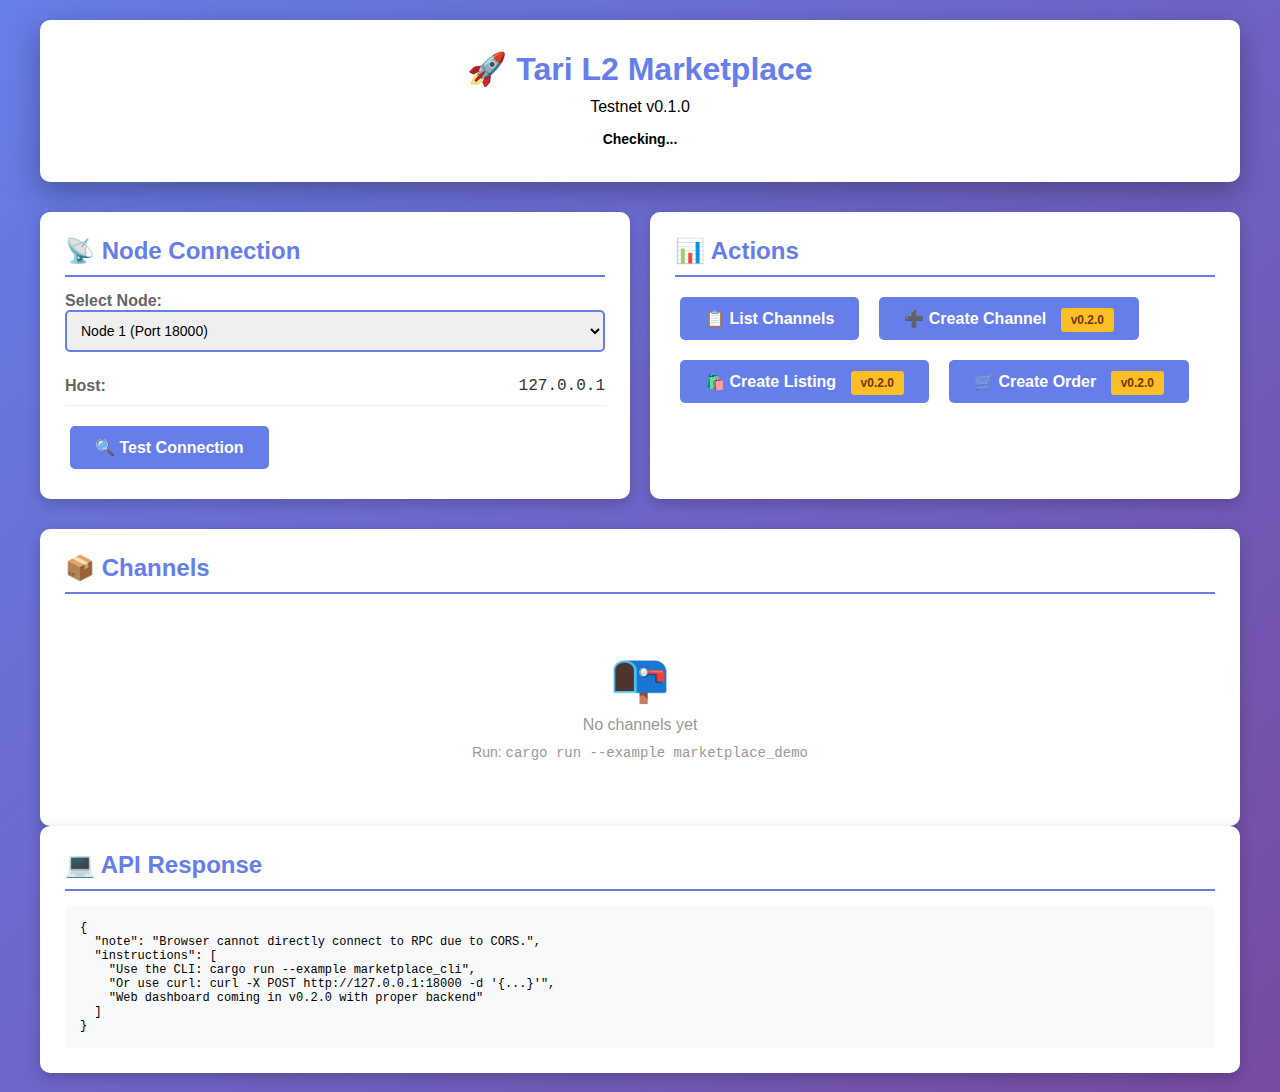
<file: web/marketplace.html>
<!DOCTYPE html>
<html lang="en">
<head>
    <meta charset="UTF-8">
    <meta name="viewport" content="width=device-width, initial-scale=1.0">
    <title>Tari L2 Marketplace</title>
    <style>
        * {
            margin: 0;
            padding: 0;
            box-sizing: border-box;
        }

        body {
            font-family: 'Segoe UI', Tahoma, Geneva, Verdana, sans-serif;
            background: linear-gradient(135deg, #667eea 0%, #764ba2 100%);
            min-height: 100vh;
            padding: 20px;
        }

        .container {
            max-width: 1200px;
            margin: 0 auto;
        }

        .header {
            background: white;
            padding: 30px;
            border-radius: 10px;
            box-shadow: 0 10px 30px rgba(0,0,0,0.3);
            margin-bottom: 30px;
            text-align: center;
        }

        .header h1 {
            color: #667eea;
            margin-bottom: 10px;
        }

        .status {
            display: inline-block;
            padding: 5px 15px;
            border-radius: 20px;
            font-size: 14px;
            font-weight: bold;
        }

        .status.online {
            background: #10b981;
            color: white;
        }

        .status.offline {
            background: #ef4444;
            color: white;
        }

        .grid {
            display: grid;
            grid-template-columns: repeat(auto-fit, minmax(350px, 1fr));
            gap: 20px;
            margin-bottom: 30px;
        }

        .card {
            background: white;
            padding: 25px;
            border-radius: 10px;
            box-shadow: 0 5px 15px rgba(0,0,0,0.2);
        }

        .card h2 {
            color: #667eea;
            margin-bottom: 15px;
            padding-bottom: 10px;
            border-bottom: 2px solid #667eea;
        }

        .info-row {
            display: flex;
            justify-content: space-between;
            padding: 10px 0;
            border-bottom: 1px solid #eee;
        }

        .info-row:last-child {
            border-bottom: none;
        }

        .label {
            font-weight: 600;
            color: #666;
        }

        .value {
            color: #333;
            font-family: 'Courier New', monospace;
        }

        button {
            background: #667eea;
            color: white;
            border: none;
            padding: 12px 25px;
            border-radius: 5px;
            cursor: pointer;
            font-size: 16px;
            font-weight: 600;
            transition: all 0.3s;
            margin: 5px;
        }

        button:hover {
            background: #5568d3;
            transform: translateY(-2px);
            box-shadow: 0 5px 15px rgba(102, 126, 234, 0.4);
        }

        button:active {
            transform: translateY(0);
        }

        .channels-list {
            max-height: 400px;
            overflow-y: auto;
        }

        .channel-item {
            background: #f8f9fa;
            padding: 15px;
            margin: 10px 0;
            border-radius: 5px;
            border-left: 4px solid #667eea;
        }

        .empty-state {
            text-align: center;
            padding: 40px;
            color: #999;
        }

        .empty-state-icon {
            font-size: 48px;
            margin-bottom: 10px;
        }

        #response {
            background: #f8f9fa;
            padding: 15px;
            border-radius: 5px;
            font-family: 'Courier New', monospace;
            font-size: 12px;
            max-height: 300px;
            overflow-y: auto;
            white-space: pre-wrap;
            word-wrap: break-word;
        }

        .button-group {
            display: flex;
            flex-wrap: wrap;
            gap: 10px;
            margin-top: 15px;
        }

        .node-selector {
            margin: 15px 0;
        }

        select {
            padding: 10px;
            border-radius: 5px;
            border: 2px solid #667eea;
            font-size: 14px;
            width: 100%;
        }

        .coming-soon {
            background: #fbbf24;
            color: #78350f;
            padding: 5px 10px;
            border-radius: 3px;
            font-size: 12px;
            margin-left: 10px;
        }
    </style>
</head>
<body>
    <div class="container">
        <div class="header">
            <h1>🚀 Tari L2 Marketplace</h1>
            <p style="margin: 10px 0;">Testnet v0.1.0</p>
            <span class="status" id="status">Checking...</span>
        </div>

        <div class="grid">
            <div class="card">
                <h2>📡 Node Connection</h2>
                <div class="node-selector">
                    <label class="label">Select Node:</label>
                    <select id="nodePort">
                        <option value="18000">Node 1 (Port 18000)</option>
                        <option value="18001">Node 2 (Port 18001)</option>
                        <option value="18002">Node 3 (Port 18002)</option>
                    </select>
                </div>
                <div class="info-row">
                    <span class="label">Host:</span>
                    <span class="value">127.0.0.1</span>
                </div>
                <div class="button-group">
                    <button onclick="testConnection()">🔍 Test Connection</button>
                </div>
            </div>

            <div class="card">
                <h2>📊 Actions</h2>
                <div class="button-group">
                    <button onclick="listChannels()">📋 List Channels</button>
                    <button onclick="alert('Coming in v0.2.0!')">
                        ➕ Create Channel
                        <span class="coming-soon">v0.2.0</span>
                    </button>
                    <button onclick="alert('Coming in v0.2.0!')">
                        🛍️ Create Listing
                        <span class="coming-soon">v0.2.0</span>
                    </button>
                    <button onclick="alert('Coming in v0.2.0!')">
                        🛒 Create Order
                        <span class="coming-soon">v0.2.0</span>
                    </button>
                </div>
            </div>
        </div>

        <div class="card">
            <h2>📦 Channels</h2>
            <div class="channels-list" id="channelsList">
                <div class="empty-state">
                    <div class="empty-state-icon">📭</div>
                    <p>No channels yet</p>
                    <p style="font-size: 14px; margin-top: 10px;">
                        Run: <code>cargo run --example marketplace_demo</code>
                    </p>
                </div>
            </div>
        </div>

        <div class="card">
            <h2>💻 API Response</h2>
            <div id="response">Ready to send requests...</div>
        </div>
    </div>

    <script>
        const DEFAULT_PORT = 18000;

        function getNodePort() {
            return document.getElementById('nodePort').value;
        }

        async function sendRPCRequest(method, params = null) {
            const port = getNodePort();
            const request = {
                jsonrpc: "2.0",
                method: method,
                params: params,
                id: 1
            };

            try {
                // Note: This won't work directly from browser due to CORS
                // You need a proxy or the RPC server needs CORS headers
                const response = await fetch(`http://127.0.0.1:${port}`, {
                    method: 'POST',
                    headers: {
                        'Content-Type': 'application/json',
                    },
                    body: JSON.stringify(request)
                });

                const data = await response.json();
                displayResponse(data);
                return data;
            } catch (error) {
                displayResponse({ error: error.message });
                console.error('RPC Error:', error);
                return null;
            }
        }

        function displayResponse(data) {
            const responseDiv = document.getElementById('response');
            responseDiv.textContent = JSON.stringify(data, null, 2);
        }

        async function testConnection() {
            document.getElementById('status').textContent = 'Checking...';
            document.getElementById('status').className = 'status';

            const result = await sendRPCRequest('list_channels');

            if (result && !result.error) {
                document.getElementById('status').textContent = '✅ Online';
                document.getElementById('status').className = 'status online';
            } else {
                document.getElementById('status').textContent = '❌ Offline';
                document.getElementById('status').className = 'status offline';
            }
        }

        async function listChannels() {
            const result = await sendRPCRequest('list_channels');

            if (result && result.result) {
                const channelsList = document.getElementById('channelsList');

                if (result.result.length === 0) {
                    channelsList.innerHTML = `
                        <div class="empty-state">
                            <div class="empty-state-icon">📭</div>
                            <p>No channels found</p>
                            <p style="font-size: 14px; margin-top: 10px;">
                                Run: <code>cargo run --example marketplace_demo</code>
                            </p>
                        </div>
                    `;
                } else {
                    channelsList.innerHTML = result.result.map((channel, i) => `
                        <div class="channel-item">
                            <strong>Channel ${i + 1}</strong>
                            <pre style="margin-top: 10px; font-size: 11px;">${JSON.stringify(channel, null, 2)}</pre>
                        </div>
                    `).join('');
                }
            }
        }

        // Test connection on load
        window.addEventListener('load', () => {
            // Show instructions since browser can't directly connect
            displayResponse({
                note: "Browser cannot directly connect to RPC due to CORS.",
                instructions: [
                    "Use the CLI: cargo run --example marketplace_cli",
                    "Or use curl: curl -X POST http://127.0.0.1:18000 -d '{...}'",
                    "Web dashboard coming in v0.2.0 with proper backend"
                ]
            });
        });
    </script>
</body>
</html>
</file>
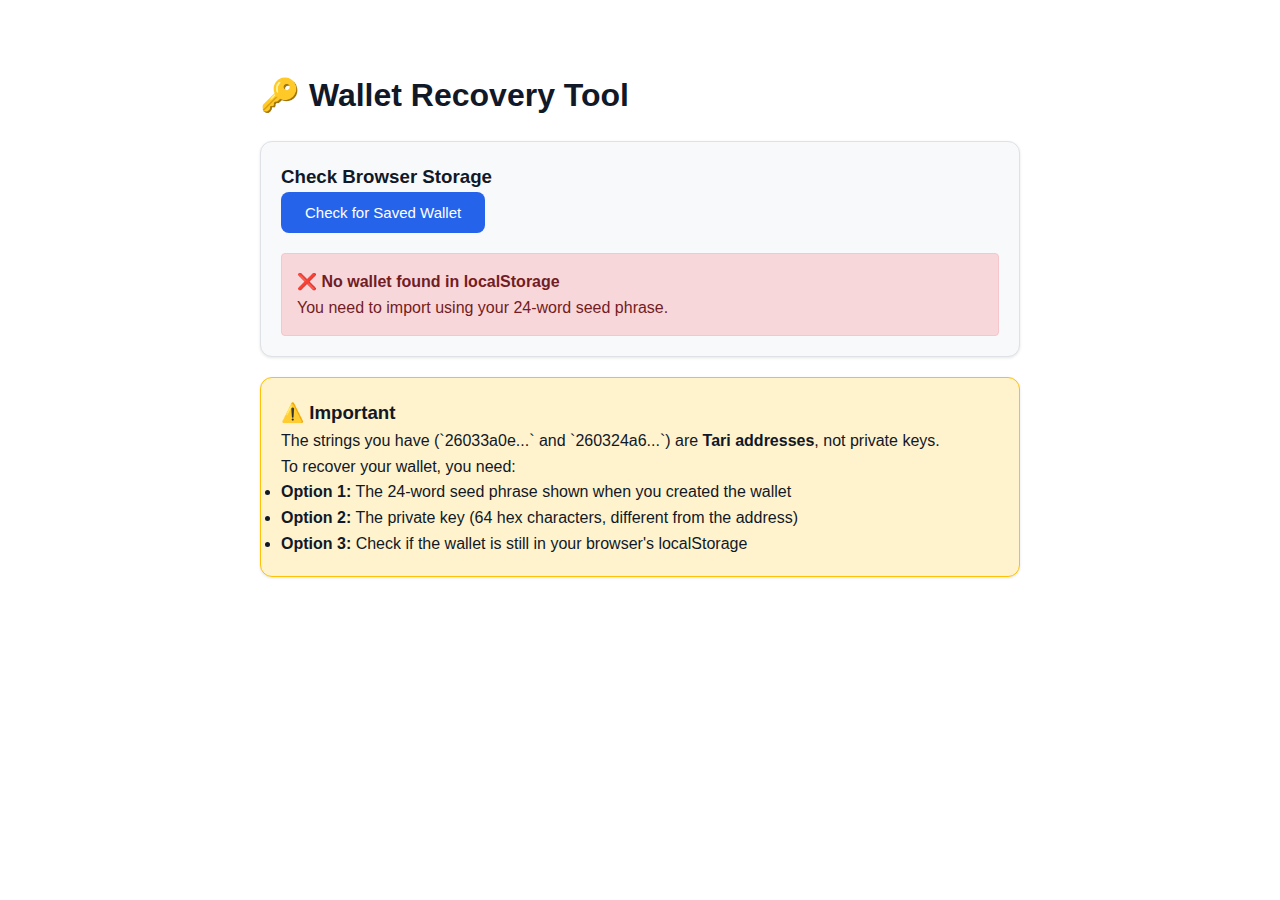
<file: web/recover_wallet.html>
<!DOCTYPE html>
<html>
<head>
    <title>Recover Wallet Private Key</title>
    <link rel="stylesheet" href="style.css">
</head>
<body>
    <div class="container" style="max-width: 800px; margin: 50px auto; padding: 20px;">
        <h1>🔑 Wallet Recovery Tool</h1>

        <div class="card" style="margin: 20px 0; padding: 20px; background: #f8f9fa; border: 1px solid #dee2e6;">
            <h3>Check Browser Storage</h3>
            <button onclick="checkWallet()" class="btn-primary">Check for Saved Wallet</button>
            <div id="result" style="margin-top: 20px;"></div>
        </div>

        <div class="card" style="margin: 20px 0; padding: 20px; background: #fff3cd; border: 1px solid #ffc107;">
            <h3>⚠️ Important</h3>
            <p>The strings you have (`26033a0e...` and `260324a6...`) are <strong>Tari addresses</strong>, not private keys.</p>
            <p>To recover your wallet, you need:</p>
            <ul>
                <li><strong>Option 1:</strong> The 24-word seed phrase shown when you created the wallet</li>
                <li><strong>Option 2:</strong> The private key (64 hex characters, different from the address)</li>
                <li><strong>Option 3:</strong> Check if the wallet is still in your browser's localStorage</li>
            </ul>
        </div>
    </div>

    <script>
        function checkWallet() {
            const resultDiv = document.getElementById('result');

            try {
                const savedWallet = localStorage.getItem('tari_wallet');

                if (!savedWallet) {
                    resultDiv.innerHTML = `
                        <div style="padding: 15px; background: #f8d7da; border: 1px solid #f5c6cb; border-radius: 4px; color: #721c24;">
                            <strong>❌ No wallet found in localStorage</strong>
                            <p>You need to import using your 24-word seed phrase.</p>
                        </div>
                    `;
                    return;
                }

                const wallet = JSON.parse(savedWallet);

                resultDiv.innerHTML = `
                    <div style="padding: 15px; background: #d4edda; border: 1px solid #c3e6cb; border-radius: 4px; color: #155724;">
                        <h4>✅ Wallet Found!</h4>

                        <div style="margin: 15px 0;">
                            <label style="font-weight: bold;">Address (Emoji):</label>
                            <div style="padding: 10px; background: white; border-radius: 4px; word-break: break-all; margin-top: 5px;">
                                ${wallet.address || 'N/A'}
                            </div>
                        </div>

                        <div style="margin: 15px 0;">
                            <label style="font-weight: bold;">Address (Hex):</label>
                            <div style="padding: 10px; background: white; border-radius: 4px; word-break: break-all; margin-top: 5px; font-family: monospace;">
                                ${wallet.address_hex || 'N/A'}
                            </div>
                        </div>

                        ${wallet.private_key ? `
                        <div style="margin: 15px 0;">
                            <label style="font-weight: bold;">🔑 Private Key (SAVE THIS!):</label>
                            <div style="padding: 10px; background: #fff3cd; border: 2px solid #ffc107; border-radius: 4px; word-break: break-all; margin-top: 5px; font-family: monospace;">
                                ${wallet.private_key}
                            </div>
                            <button onclick="copyText('${wallet.private_key}')" style="margin-top: 10px;" class="btn-primary">
                                Copy Private Key
                            </button>
                        </div>
                        ` : ''}

                        ${wallet.seed_phrase ? `
                        <div style="margin: 15px 0;">
                            <label style="font-weight: bold;">🌱 Seed Phrase (24 words - SAVE THIS!):</label>
                            <div style="padding: 10px; background: #fff3cd; border: 2px solid #ffc107; border-radius: 4px; word-break: break-all; margin-top: 5px;">
                                ${wallet.seed_phrase}
                            </div>
                            <button onclick="copyText('${wallet.seed_phrase}')" style="margin-top: 10px;" class="btn-primary">
                                Copy Seed Phrase
                            </button>
                        </div>
                        ` : ''}

                        <div style="margin-top: 20px; padding: 15px; background: #d1ecf1; border: 1px solid #bee5eb; border-radius: 4px;">
                            <strong>📝 Backup Instructions:</strong>
                            <ol style="margin: 10px 0;">
                                <li>Copy and save your seed phrase (if available) in a secure location</li>
                                <li>Copy and save your private key as a backup</li>
                                <li>Use the seed phrase to import into a new Tari wallet if needed</li>
                                <li>The hex address is what you use for mining configuration</li>
                            </ol>
                        </div>
                    </div>
                `;
            } catch (e) {
                resultDiv.innerHTML = `
                    <div style="padding: 15px; background: #f8d7da; border: 1px solid #f5c6cb; border-radius: 4px; color: #721c24;">
                        <strong>❌ Error reading wallet:</strong>
                        <p>${e.message}</p>
                    </div>
                `;
            }
        }

        function copyText(text) {
            navigator.clipboard.writeText(text).then(() => {
                alert('✅ Copied to clipboard!');
            }).catch(err => {
                alert('❌ Failed to copy: ' + err);
            });
        }

        // Check automatically on load
        window.onload = checkWallet;
    </script>
</body>
</html>
</file>
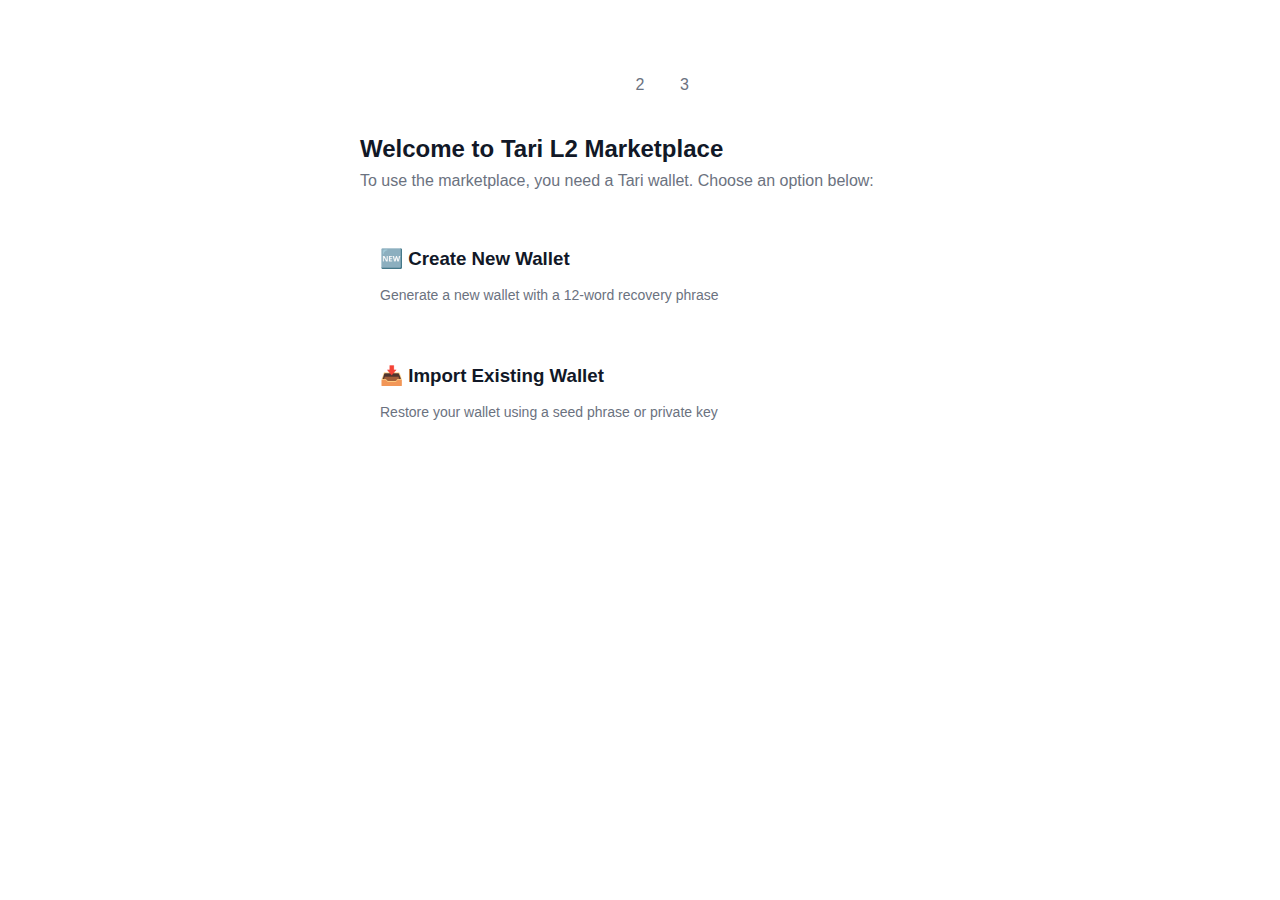
<file: web/wallet.html>
<!DOCTYPE html>
<html lang="en">
<head>
    <meta charset="UTF-8">
    <meta name="viewport" content="width=device-width, initial-scale=1.0">
    <title>Tari L2 Wallet Setup</title>
    <link rel="stylesheet" href="style.css">
    <style>
        .wallet-setup {
            max-width: 600px;
            margin: 50px auto;
            padding: 20px;
        }

        .wallet-option {
            background: var(--card-bg);
            border: 2px solid var(--border-color);
            border-radius: 8px;
            padding: 20px;
            margin: 15px 0;
            cursor: pointer;
            transition: all 0.2s;
        }

        .wallet-option:hover {
            border-color: var(--primary-color);
            transform: translateY(-2px);
        }

        .wallet-option h3 {
            margin: 0 0 10px 0;
            color: var(--text-color);
        }

        .wallet-option p {
            margin: 0;
            color: var(--text-secondary);
            font-size: 14px;
        }

        .seed-phrase-grid {
            display: grid;
            grid-template-columns: repeat(3, 1fr);
            gap: 10px;
            margin: 20px 0;
        }

        .seed-word {
            background: var(--bg-color);
            padding: 10px;
            border-radius: 4px;
            text-align: center;
            border: 1px solid var(--border-color);
        }

        .seed-word span {
            display: block;
            font-size: 12px;
            color: var(--text-secondary);
            margin-bottom: 5px;
        }

        .warning-box {
            background: #fff3cd;
            border: 1px solid #ffc107;
            color: #856404;
            padding: 15px;
            border-radius: 4px;
            margin: 20px 0;
        }

        .wallet-info {
            background: var(--card-bg);
            border: 1px solid var(--border-color);
            border-radius: 8px;
            padding: 20px;
            margin: 20px 0;
        }

        .wallet-info-item {
            margin: 15px 0;
        }

        .wallet-info-item label {
            display: block;
            font-size: 12px;
            color: var(--text-secondary);
            margin-bottom: 5px;
        }

        .wallet-info-item .value {
            font-family: monospace;
            background: var(--bg-color);
            padding: 10px;
            border-radius: 4px;
            word-break: break-all;
            position: relative;
        }

        .copy-btn {
            position: absolute;
            right: 10px;
            top: 50%;
            transform: translateY(-50%);
            background: var(--primary-color);
            color: white;
            border: none;
            padding: 5px 10px;
            border-radius: 4px;
            cursor: pointer;
            font-size: 12px;
        }

        .copy-btn:hover {
            opacity: 0.8;
        }

        .step-indicator {
            text-align: center;
            margin-bottom: 30px;
        }

        .step-indicator .step {
            display: inline-block;
            width: 30px;
            height: 30px;
            line-height: 30px;
            border-radius: 50%;
            background: var(--border-color);
            color: var(--text-secondary);
            margin: 0 5px;
        }

        .step-indicator .step.active {
            background: var(--primary-color);
            color: white;
        }
    </style>
</head>
<body>
    <div class="wallet-setup">
        <div class="step-indicator" id="stepIndicator">
            <span class="step active">1</span>
            <span class="step">2</span>
            <span class="step">3</span>
        </div>

        <!-- Step 1: Choose Option -->
        <div id="step1" class="step-content">
            <h2>Welcome to Tari L2 Marketplace</h2>
            <p style="color: var(--text-secondary); margin-bottom: 30px;">
                To use the marketplace, you need a Tari wallet. Choose an option below:
            </p>

            <div class="wallet-option" onclick="createNewWallet()">
                <h3>🆕 Create New Wallet</h3>
                <p>Generate a new wallet with a 12-word recovery phrase</p>
            </div>

            <div class="wallet-option" onclick="showImportOptions()">
                <h3>📥 Import Existing Wallet</h3>
                <p>Restore your wallet using a seed phrase or private key</p>
            </div>
        </div>

        <!-- Step 2: Import Options -->
        <div id="step2-import" class="step-content" style="display: none;">
            <h2>Import Wallet</h2>

            <div class="form-group">
                <label>Import Method</label>
                <select id="importMethod" class="form-input" onchange="toggleImportMethod()">
                    <option value="seed">Seed Phrase (12 words)</option>
                    <option value="key">Private Key</option>
                </select>
            </div>

            <div id="seedImport" class="form-group">
                <label>Enter your 12-word seed phrase</label>
                <textarea id="seedPhraseInput" class="form-input" rows="3" placeholder="word1 word2 word3 ..."></textarea>
            </div>

            <div id="keyImport" class="form-group" style="display: none;">
                <label>Enter your private key (64 character hex)</label>
                <input type="text" id="privateKeyInput" class="form-input" placeholder="0123456789abcdef...">
            </div>

            <div style="display: flex; gap: 10px;">
                <button class="btn-secondary" onclick="backToStep1()">Back</button>
                <button class="btn-primary" onclick="importWallet()">Import Wallet</button>
            </div>
        </div>

        <!-- Step 2: New Wallet Created -->
        <div id="step2-created" class="step-content" style="display: none;">
            <h2>🎉 Wallet Created!</h2>

            <div class="warning-box">
                <strong>⚠️ Important!</strong> Write down your seed phrase and keep it safe.
                You'll need it to recover your wallet. Never share it with anyone!
            </div>

            <div class="wallet-info-item">
                <label>Your Seed Phrase</label>
                <div class="seed-phrase-grid" id="seedPhraseDisplay"></div>
            </div>

            <div class="wallet-info-item">
                <label>Wallet Address</label>
                <div class="value" style="position: relative;">
                    <span id="walletAddress"></span>
                    <button class="copy-btn" onclick="copyToClipboard('walletAddress')">Copy</button>
                </div>
            </div>

            <div class="form-group">
                <label class="checkbox-label">
                    <input type="checkbox" id="confirmBackup">
                    I have safely backed up my seed phrase
                </label>
            </div>

            <button class="btn-primary" onclick="showProfileSetup()" id="continueToProfileBtn">
                Continue to Profile Setup
            </button>
        </div>

        <!-- Step 2.5: Profile Setup -->
        <div id="step2-profile" class="step-content" style="display: none;">
            <h2>👤 Create Your Profile</h2>
            <p style="color: var(--text-secondary); margin-bottom: 20px;">
                Set up your marketplace profile
            </p>

            <div class="form-group">
                <label>Display Name *</label>
                <input type="text" id="profileName" class="form-input" placeholder="Enter your name" required>
            </div>

            <div class="form-group">
                <label>Location</label>
                <input type="text" id="profileLocation" class="form-input" placeholder="City, Country">
            </div>

            <div class="form-group">
                <label>Bio</label>
                <textarea id="profileBio" class="form-input" rows="3" placeholder="Tell us about yourself..."></textarea>
            </div>

            <div class="form-group">
                <label>Email (optional)</label>
                <input type="email" id="profileEmail" class="form-input" placeholder="your@email.com">
            </div>

            <div style="display: flex; gap: 10px;">
                <button class="btn-secondary" onclick="skipProfile()">Skip for Now</button>
                <button class="btn-primary" onclick="saveProfileAndComplete()">Complete Setup</button>
            </div>
        </div>

        <!-- Step 3: Wallet Info -->
        <div id="step3" class="step-content" style="display: none;">
            <h2>✅ Wallet Ready!</h2>

            <div class="wallet-info">
                <div class="wallet-info-item">
                    <label>Wallet Address</label>
                    <div class="value" style="position: relative;">
                        <span id="finalAddress"></span>
                        <button class="copy-btn" onclick="copyToClipboard('finalAddress')">Copy</button>
                    </div>
                </div>
            </div>

            <p style="color: var(--text-secondary); text-align: center;">
                Redirecting to marketplace...
            </p>
        </div>
    </div>

    <!-- Toast Notifications -->
    <div id="toastContainer" class="toast-container"></div>

    <script>
        const RPC_URL = 'http://192.168.86.23:18000';
        let currentWallet = null;

        // Check if wallet already exists
        window.onload = async () => {
            const savedWallet = localStorage.getItem('tari_wallet');
            if (savedWallet) {
                window.location.href = 'index.html';
            }
        };

        // Enable complete button when checkbox is checked
        document.getElementById('confirmBackup')?.addEventListener('change', (e) => {
            document.getElementById('completeBtn').disabled = !e.target.checked;
        });

        async function rpcCall(method, params = {}) {
            const response = await fetch(RPC_URL, {
                method: 'POST',
                headers: { 'Content-Type': 'application/json' },
                body: JSON.stringify({
                    jsonrpc: '2.0',
                    id: Date.now(),
                    method,
                    params
                })
            });

            const data = await response.json();
            if (data.error) throw new Error(data.error.message);
            return data.result;
        }

        async function createNewWallet() {
            try {
                showLoading(true);
                const wallet = await rpcCall('wallet_create');
                currentWallet = wallet;

                // Display seed phrase
                const seedWords = wallet.seed_phrase.split(' ');
                const seedDisplay = document.getElementById('seedPhraseDisplay');
                seedDisplay.innerHTML = seedWords.map((word, i) => `
                    <div class="seed-word">
                        <span>${i + 1}</span>
                        <strong>${word}</strong>
                    </div>
                `).join('');

                document.getElementById('walletAddress').textContent = wallet.address;

                showStep('step2-created');
                updateStepIndicator(2);
            } catch (error) {
                showToast('Failed to create wallet: ' + error.message, 'error');
            } finally {
                showLoading(false);
            }
        }

        function showImportOptions() {
            showStep('step2-import');
            updateStepIndicator(2);
        }

        function toggleImportMethod() {
            const method = document.getElementById('importMethod').value;
            document.getElementById('seedImport').style.display = method === 'seed' ? 'block' : 'none';
            document.getElementById('keyImport').style.display = method === 'key' ? 'block' : 'none';
        }

        async function importWallet() {
            try {
                showLoading(true);
                const method = document.getElementById('importMethod').value;
                let wallet;

                if (method === 'seed') {
                    const seedPhrase = document.getElementById('seedPhraseInput').value.trim();
                    if (!seedPhrase) throw new Error('Please enter your seed phrase');
                    wallet = await rpcCall('wallet_import_seed', { seed_phrase: seedPhrase });
                } else {
                    const privateKey = document.getElementById('privateKeyInput').value.trim();
                    if (!privateKey) throw new Error('Please enter your private key');
                    wallet = await rpcCall('wallet_import_key', { private_key: privateKey });
                }

                currentWallet = wallet;
                document.getElementById('finalAddress').textContent = wallet.address;

                showStep('step3');
                updateStepIndicator(3);

                // Save and redirect after 2 seconds
                setTimeout(() => {
                    saveWalletAndRedirect();
                }, 2000);
            } catch (error) {
                showToast('Failed to import wallet: ' + error.message, 'error');
            } finally {
                showLoading(false);
            }
        }

        function showProfileSetup() {
            const checkbox = document.getElementById('confirmBackup');
            if (!checkbox.checked) {
                showToast('Please confirm you have backed up your seed phrase', 'error');
                return;
            }
            showStep('step2-profile');
        }

        function skipProfile() {
            // Save wallet without profile
            currentWallet.profile = {
                name: 'Anonymous',
                public_key: currentWallet.address
            };
            completeSetup();
        }

        async function saveProfileAndComplete() {
            const name = document.getElementById('profileName').value.trim();
            if (!name) {
                showToast('Please enter your display name', 'error');
                return;
            }

            const location = document.getElementById('profileLocation').value.trim();
            const bio = document.getElementById('profileBio').value.trim();
            const email = document.getElementById('profileEmail').value.trim();

            // Add profile to wallet
            currentWallet.profile = {
                name,
                location: location || null,
                bio: bio || null,
                email: email || null,
                public_key: currentWallet.address,
                rating: 0,
                transactions_completed: 0
            };

            completeSetup();
        }

        function completeSetup() {
            document.getElementById('finalAddress').textContent = currentWallet.address;
            showStep('step3');
            updateStepIndicator(3);

            setTimeout(() => {
                saveWalletAndRedirect();
            }, 2000);
        }

        function saveWalletAndRedirect() {
            localStorage.setItem('tari_wallet', JSON.stringify(currentWallet));
            if (currentWallet.profile) {
                localStorage.setItem('tari_profile', JSON.stringify(currentWallet.profile));
            }
            window.location.href = 'index.html';
        }

        function backToStep1() {
            showStep('step1');
            updateStepIndicator(1);
        }

        function showStep(stepId) {
            document.querySelectorAll('.step-content').forEach(el => el.style.display = 'none');
            document.getElementById(stepId).style.display = 'block';
        }

        function updateStepIndicator(step) {
            document.querySelectorAll('.step-indicator .step').forEach((el, i) => {
                el.classList.toggle('active', i < step);
            });
        }

        function copyToClipboard(elementId) {
            const text = document.getElementById(elementId).textContent;
            navigator.clipboard.writeText(text);
            showToast('Copied to clipboard!', 'success');
        }

        function showToast(message, type = 'info') {
            const toast = document.createElement('div');
            toast.className = `toast toast-${type}`;
            toast.textContent = message;
            document.getElementById('toastContainer').appendChild(toast);

            setTimeout(() => toast.classList.add('show'), 100);
            setTimeout(() => {
                toast.classList.remove('show');
                setTimeout(() => toast.remove(), 300);
            }, 3000);
        }

        function showLoading(show) {
            // Simple loading indicator
            document.body.style.cursor = show ? 'wait' : 'default';
        }
    </script>
</body>
</html>
</file>
<file: web/style.css>
/* CSS Variables */
:root {
    --primary: #2563eb;
    --primary-dark: #1d4ed8;
    --primary-light: #3b82f6;
    --success: #10b981;
    --warning: #f59e0b;
    --error: #ef4444;
    --bg-primary: #ffffff;
    --bg-secondary: #f9fafb;
    --bg-card: #ffffff;
    --text-primary: #111827;
    --text-secondary: #6b7280;
    --border: #e5e7eb;
    --shadow: rgba(0, 0, 0, 0.1);
    --gradient: linear-gradient(135deg, #667eea 0%, #764ba2 100%);
    --code-bg: #1f2937;
    --code-text: #f3f4f6;
}

[data-theme="dark"] {
    --bg-primary: #0f172a;
    --bg-secondary: #1e293b;
    --bg-card: #1e293b;
    --text-primary: #f1f5f9;
    --text-secondary: #94a3b8;
    --border: #334155;
    --shadow: rgba(0, 0, 0, 0.3);
    --code-bg: #0f172a;
}

/* Reset & Base */
* {
    margin: 0;
    padding: 0;
    box-sizing: border-box;
}

body {
    font-family: -apple-system, BlinkMacSystemFont, 'Segoe UI', Roboto, 'Helvetica Neue', Arial, sans-serif;
    background: var(--bg-primary);
    color: var(--text-primary);
    line-height: 1.6;
    transition: background 0.3s, color 0.3s;
}

.container {
    max-width: 1400px;
    margin: 0 auto;
    padding: 0 2rem;
}

/* Header */
.header {
    background: var(--bg-card);
    border-bottom: 1px solid var(--border);
    padding: 1.5rem 0;
    box-shadow: 0 2px 4px var(--shadow);
    position: sticky;
    top: 0;
    z-index: 100;
}

.header-content {
    display: flex;
    justify-content: space-between;
    align-items: center;
    gap: 2rem;
}

.header-left {
    display: flex;
    align-items: center;
    gap: 2rem;
    flex: 1;
    min-width: 0;
}

.logo {
    font-size: 1.5rem;
    font-weight: 700;
    background: linear-gradient(135deg, #2563eb 0%, #1d4ed8 100%);
    -webkit-background-clip: text;
    -webkit-text-fill-color: transparent;
    background-clip: text;
    white-space: nowrap;
}

.node-pubkey {
    display: flex;
    align-items: center;
    gap: 0.5rem;
    font-size: 0.875rem;
    color: var(--text-secondary);
    font-family: 'Courier New', monospace;
    overflow: hidden;
}

.node-pubkey .label {
    font-weight: 600;
    flex-shrink: 0;
}

.node-pubkey .pubkey-text {
    overflow: hidden;
    text-overflow: ellipsis;
    white-space: nowrap;
}

.header-right {
    display: flex;
    align-items: center;
    gap: 1.5rem;
}

.status-indicators {
    display: flex;
    align-items: center;
    gap: 1rem;
}

.status-item {
    display: flex;
    align-items: center;
    gap: 0.5rem;
}

.status-dot {
    width: 10px;
    height: 10px;
    border-radius: 50%;
    transition: all 0.3s;
}

.status-dot.connected {
    background: var(--success);
    box-shadow: 0 0 8px var(--success);
    animation: pulse 2s infinite;
}

.status-dot.disconnected {
    background: var(--error);
}

.status-dot.warning {
    background: var(--warning);
}

@keyframes pulse {
    0%, 100% { opacity: 1; }
    50% { opacity: 0.5; }
}

.status-label {
    font-size: 0.875rem;
    color: var(--text-secondary);
    font-weight: 500;
}

.network-badge {
    background: var(--primary);
    color: white;
    padding: 0.375rem 0.75rem;
    border-radius: 0.5rem;
    font-size: 0.75rem;
    font-weight: 600;
    text-transform: uppercase;
}

.theme-toggle {
    background: var(--bg-secondary);
    border: 1px solid var(--border);
    border-radius: 0.5rem;
    padding: 0.5rem;
    cursor: pointer;
    font-size: 1.25rem;
    transition: all 0.2s;
}

.theme-toggle:hover {
    background: var(--border);
    transform: rotate(15deg);
}

/* Quick Actions */
.quick-actions {
    margin: 2rem 0;
    padding: 1.5rem;
    background: var(--bg-card);
    border-radius: 0.75rem;
    border: 1px solid var(--border);
}

.quick-actions h3 {
    margin-bottom: 1rem;
    font-size: 1.125rem;
}

.quick-actions-grid {
    display: grid;
    grid-template-columns: repeat(auto-fit, minmax(200px, 1fr));
    gap: 1rem;
}

.quick-btn {
    display: flex;
    align-items: center;
    justify-content: center;
    gap: 0.5rem;
    padding: 0.875rem 1.25rem;
    background: var(--bg-secondary);
    border: 1px solid var(--border);
    border-radius: 0.5rem;
    cursor: pointer;
    font-size: 0.875rem;
    font-weight: 500;
    color: var(--text-primary);
    transition: all 0.2s;
}

.quick-btn:hover {
    background: var(--primary);
    color: white;
    border-color: var(--primary);
    transform: translateY(-2px);
    box-shadow: 0 4px 12px var(--shadow);
}

.btn-icon {
    font-size: 1.25rem;
}

/* Tabs */
.tabs {
    display: flex;
    gap: 0.5rem;
    border-bottom: 2px solid var(--border);
    margin: 2rem 0 0;
}

.tab-btn {
    padding: 1rem 1.5rem;
    background: none;
    border: none;
    color: var(--text-secondary);
    font-size: 0.9375rem;
    font-weight: 500;
    cursor: pointer;
    border-bottom: 2px solid transparent;
    margin-bottom: -2px;
    transition: all 0.2s;
}

.tab-btn:hover {
    color: var(--text-primary);
    background: var(--bg-secondary);
}

.tab-btn.active {
    color: var(--primary);
    border-bottom-color: var(--primary);
}

/* Tab Content */
.tab-content {
    padding: 2rem 0;
}

.tab-pane {
    display: none;
}

.tab-pane.active {
    display: block;
    animation: fadeIn 0.3s;
}

@keyframes fadeIn {
    from { opacity: 0; transform: translateY(10px); }
    to { opacity: 1; transform: translateY(0); }
}

/* Layout */
.section-grid {
    display: grid;
    grid-template-columns: repeat(auto-fit, minmax(400px, 1fr));
    gap: 2rem;
}

.full-width {
    grid-column: 1 / -1;
}

/* Cards */
.card {
    background: var(--bg-card);
    border: 1px solid var(--border);
    border-radius: 0.75rem;
    padding: 1.5rem;
    box-shadow: 0 1px 3px var(--shadow);
}

.card-header {
    display: flex;
    justify-content: space-between;
    align-items: center;
    margin-bottom: 1rem;
}

.card-title {
    font-size: 1.25rem;
    font-weight: 600;
    margin-bottom: 1.5rem;
}

/* Forms */
.form {
    display: flex;
    flex-direction: column;
    gap: 1.25rem;
}

.form-group {
    display: flex;
    flex-direction: column;
    gap: 0.5rem;
}

.form-group label {
    font-size: 0.875rem;
    font-weight: 500;
    color: var(--text-primary);
}

.form-input {
    padding: 0.75rem;
    border: 1px solid var(--border);
    border-radius: 0.5rem;
    background: var(--bg-primary);
    color: var(--text-primary);
    font-size: 0.9375rem;
    transition: all 0.2s;
}

.form-input:focus {
    outline: none;
    border-color: var(--primary);
    box-shadow: 0 0 0 3px rgba(37, 99, 235, 0.1);
}

.input-group {
    display: flex;
    gap: 0.5rem;
}

.input-group .form-input {
    flex: 1;
}

/* Buttons */
.btn-primary {
    padding: 0.75rem 1.5rem;
    background: var(--primary);
    color: white;
    border: none;
    border-radius: 0.5rem;
    font-size: 0.9375rem;
    font-weight: 500;
    cursor: pointer;
    transition: all 0.2s;
}

.btn-primary:hover {
    background: var(--primary-dark);
    transform: translateY(-1px);
    box-shadow: 0 4px 12px rgba(37, 99, 235, 0.3);
}

.btn-primary:active {
    transform: translateY(0);
}

.btn-secondary {
    padding: 0.75rem 1.5rem;
    background: var(--bg-secondary);
    color: var(--text-primary);
    border: 1px solid var(--border);
    border-radius: 0.5rem;
    font-size: 0.9375rem;
    font-weight: 500;
    cursor: pointer;
    transition: all 0.2s;
}

.btn-secondary:hover {
    background: var(--border);
}

.btn-sm {
    padding: 0.5rem 1rem;
    font-size: 0.8125rem;
}

.btn-icon-only {
    background: none;
    border: none;
    font-size: 1.25rem;
    cursor: pointer;
    padding: 0.25rem;
    opacity: 0.7;
    transition: all 0.2s;
}

.btn-icon-only:hover {
    opacity: 1;
    transform: scale(1.1);
}

/* Items List */
.items-list {
    display: flex;
    flex-direction: column;
    gap: 1rem;
}

.item-card {
    background: var(--bg-secondary);
    border: 1px solid var(--border);
    border-radius: 0.5rem;
    padding: 1rem;
    transition: all 0.2s;
}

.item-card:hover {
    border-color: var(--primary);
    box-shadow: 0 2px 8px var(--shadow);
}

.item-header {
    display: flex;
    justify-content: space-between;
    align-items: start;
    margin-bottom: 0.75rem;
}

.item-id {
    font-family: 'Courier New', monospace;
    font-size: 0.75rem;
    color: var(--text-secondary);
    background: var(--bg-primary);
    padding: 0.25rem 0.5rem;
    border-radius: 0.25rem;
}

.item-status {
    padding: 0.25rem 0.75rem;
    border-radius: 0.25rem;
    font-size: 0.75rem;
    font-weight: 600;
    text-transform: uppercase;
}

.status-active {
    background: rgba(16, 185, 129, 0.1);
    color: var(--success);
}

.status-closed {
    background: rgba(107, 114, 128, 0.1);
    color: var(--text-secondary);
}

.status-pending {
    background: rgba(245, 158, 11, 0.1);
    color: var(--warning);
}

.item-details {
    display: flex;
    flex-direction: column;
    gap: 0.5rem;
    font-size: 0.875rem;
}

.item-detail {
    display: flex;
    justify-content: space-between;
    gap: 1rem;
}

.item-detail .label {
    color: var(--text-secondary);
    font-weight: 500;
}

.item-detail .value {
    color: var(--text-primary);
    font-family: 'Courier New', monospace;
    font-size: 0.8125rem;
    word-break: break-all;
}

.item-actions {
    display: flex;
    gap: 0.5rem;
    margin-top: 1rem;
    padding-top: 1rem;
    border-top: 1px solid var(--border);
}

.item-actions button {
    flex: 1;
    padding: 0.5rem;
    font-size: 0.8125rem;
}

/* Listings Grid */
.listings-grid {
    display: grid;
    grid-template-columns: repeat(auto-fill, minmax(280px, 1fr));
    gap: 1.5rem;
}

.listing-card {
    background: var(--bg-secondary);
    border: 1px solid var(--border);
    border-radius: 0.5rem;
    padding: 1.25rem;
    transition: all 0.2s;
    cursor: pointer;
}

.listing-card:hover {
    border-color: var(--primary);
    transform: translateY(-4px);
    box-shadow: 0 8px 16px var(--shadow);
}

.listing-title {
    font-size: 1.125rem;
    font-weight: 600;
    margin-bottom: 0.5rem;
    color: var(--text-primary);
}

.listing-price {
    font-size: 1.5rem;
    font-weight: 700;
    color: var(--primary);
    margin-bottom: 0.75rem;
}

.listing-description {
    font-size: 0.875rem;
    color: var(--text-secondary);
    margin-bottom: 1rem;
    line-height: 1.5;
}

.listing-meta {
    display: flex;
    flex-direction: column;
    gap: 0.5rem;
    font-size: 0.75rem;
    color: var(--text-secondary);
    padding-top: 1rem;
    border-top: 1px solid var(--border);
}

.listing-category {
    display: inline-block;
    background: var(--bg-primary);
    padding: 0.25rem 0.75rem;
    border-radius: 0.25rem;
    font-weight: 600;
    text-transform: uppercase;
}

/* Code Elements */
.code-input,
.code-output {
    font-family: 'Courier New', monospace;
    font-size: 0.875rem;
    background: var(--code-bg);
    color: var(--code-text);
    border: 1px solid var(--border);
    border-radius: 0.5rem;
    padding: 1rem;
    overflow-x: auto;
}

.code-input {
    resize: vertical;
}

.code-output {
    max-height: 400px;
    overflow-y: auto;
    white-space: pre-wrap;
    word-wrap: break-word;
}

/* Test Actions */
.test-actions {
    display: flex;
    flex-direction: column;
    gap: 0.75rem;
    margin-bottom: 1.5rem;
}

/* Console Log */
.console-log {
    background: var(--code-bg);
    color: var(--code-text);
    border: 1px solid var(--border);
    border-radius: 0.5rem;
    padding: 1rem;
    max-height: 500px;
    overflow-y: auto;
    font-family: 'Courier New', monospace;
    font-size: 0.8125rem;
    line-height: 1.5;
}

.console-entry {
    margin-bottom: 1rem;
    padding-bottom: 1rem;
    border-bottom: 1px solid rgba(255, 255, 255, 0.1);
}

.console-entry:last-child {
    border-bottom: none;
    margin-bottom: 0;
    padding-bottom: 0;
}

.console-timestamp {
    color: #94a3b8;
    font-size: 0.75rem;
}

.console-method {
    color: #60a5fa;
    font-weight: 600;
    margin: 0.25rem 0;
}

.console-params,
.console-response {
    margin-top: 0.5rem;
}

.console-success {
    color: var(--success);
}

.console-error {
    color: var(--error);
}

.checkbox-label {
    display: flex;
    align-items: center;
    gap: 0.5rem;
    font-size: 0.875rem;
    color: var(--text-secondary);
    cursor: pointer;
    margin-right: 1rem;
}

/* Loading States */
.loading {
    text-align: center;
    padding: 3rem;
    color: var(--text-secondary);
    font-style: italic;
}

.loading-overlay {
    position: fixed;
    inset: 0;
    background: rgba(0, 0, 0, 0.7);
    display: flex;
    flex-direction: column;
    align-items: center;
    justify-content: center;
    z-index: 1000;
    color: white;
}

.loading-overlay.hidden {
    display: none;
}

.spinner {
    width: 50px;
    height: 50px;
    border: 4px solid rgba(255, 255, 255, 0.3);
    border-top-color: white;
    border-radius: 50%;
    animation: spin 1s linear infinite;
}

@keyframes spin {
    to { transform: rotate(360deg); }
}

/* Toast Notifications */
.toast-container {
    position: fixed;
    top: 1rem;
    right: 1rem;
    z-index: 1100;
    display: flex;
    flex-direction: column;
    gap: 0.5rem;
}

.toast {
    background: var(--bg-card);
    border: 1px solid var(--border);
    border-radius: 0.5rem;
    padding: 1rem 1.5rem;
    min-width: 300px;
    box-shadow: 0 4px 12px var(--shadow);
    animation: slideIn 0.3s ease-out;
}

.toast.success {
    border-left: 4px solid var(--success);
}

.toast.error {
    border-left: 4px solid var(--error);
}

.toast.warning {
    border-left: 4px solid var(--warning);
}

.toast.info {
    border-left: 4px solid var(--primary);
}

@keyframes slideIn {
    from {
        transform: translateX(100%);
        opacity: 0;
    }
    to {
        transform: translateX(0);
        opacity: 1;
    }
}

/* Responsive Design */
@media (max-width: 1024px) {
    .section-grid {
        grid-template-columns: 1fr;
    }
}

@media (max-width: 768px) {
    .container {
        padding: 0 1rem;
    }

    .header-content {
        flex-direction: column;
        align-items: flex-start;
    }

    .header-left {
        flex-direction: column;
        align-items: flex-start;
        gap: 0.5rem;
    }

    .header-right {
        width: 100%;
        justify-content: space-between;
    }

    .tabs {
        overflow-x: auto;
        white-space: nowrap;
    }

    .quick-actions-grid {
        grid-template-columns: 1fr;
    }

    .listings-grid {
        grid-template-columns: 1fr;
    }
}

/* Empty State */
.empty-state {
    text-align: center;
    padding: 3rem;
    color: var(--text-secondary);
}

.empty-state-icon {
    font-size: 3rem;
    margin-bottom: 1rem;
    opacity: 0.5;
}

.empty-state-text {
    font-size: 1.125rem;
    margin-bottom: 0.5rem;
}

.empty-state-subtext {
    font-size: 0.875rem;
}

/* Modal Styles */
.modal {
    display: none;
    position: fixed;
    top: 0;
    left: 0;
    width: 100%;
    height: 100%;
    background: rgba(0, 0, 0, 0.5);
    justify-content: center;
    align-items: center;
    z-index: 1000;
}

.modal-content {
    background: var(--bg-card);
    border-radius: 12px;
    max-width: 600px;
    width: 90%;
    max-height: 90vh;
    overflow-y: auto;
    box-shadow: 0 20px 60px rgba(0, 0, 0, 0.3);
}

.modal-header {
    display: flex;
    justify-content: space-between;
    align-items: center;
    padding: 1.5rem;
    border-bottom: 1px solid var(--border);
}

.modal-header h2 {
    margin: 0;
    font-size: 1.5rem;
}

.modal-close {
    background: none;
    border: none;
    font-size: 2rem;
    color: var(--text-secondary);
    cursor: pointer;
    padding: 0;
    width: 32px;
    height: 32px;
    display: flex;
    align-items: center;
    justify-content: center;
    border-radius: 4px;
    transition: background 0.2s;
}

.modal-close:hover {
    background: var(--bg-secondary);
}

.modal-body {
    padding: 1.5rem;
}

.modal-footer {
    padding: 1.5rem;
    border-top: 1px solid var(--border);
    display: flex;
    justify-content: flex-end;
    gap: 0.75rem;
}
</file>
